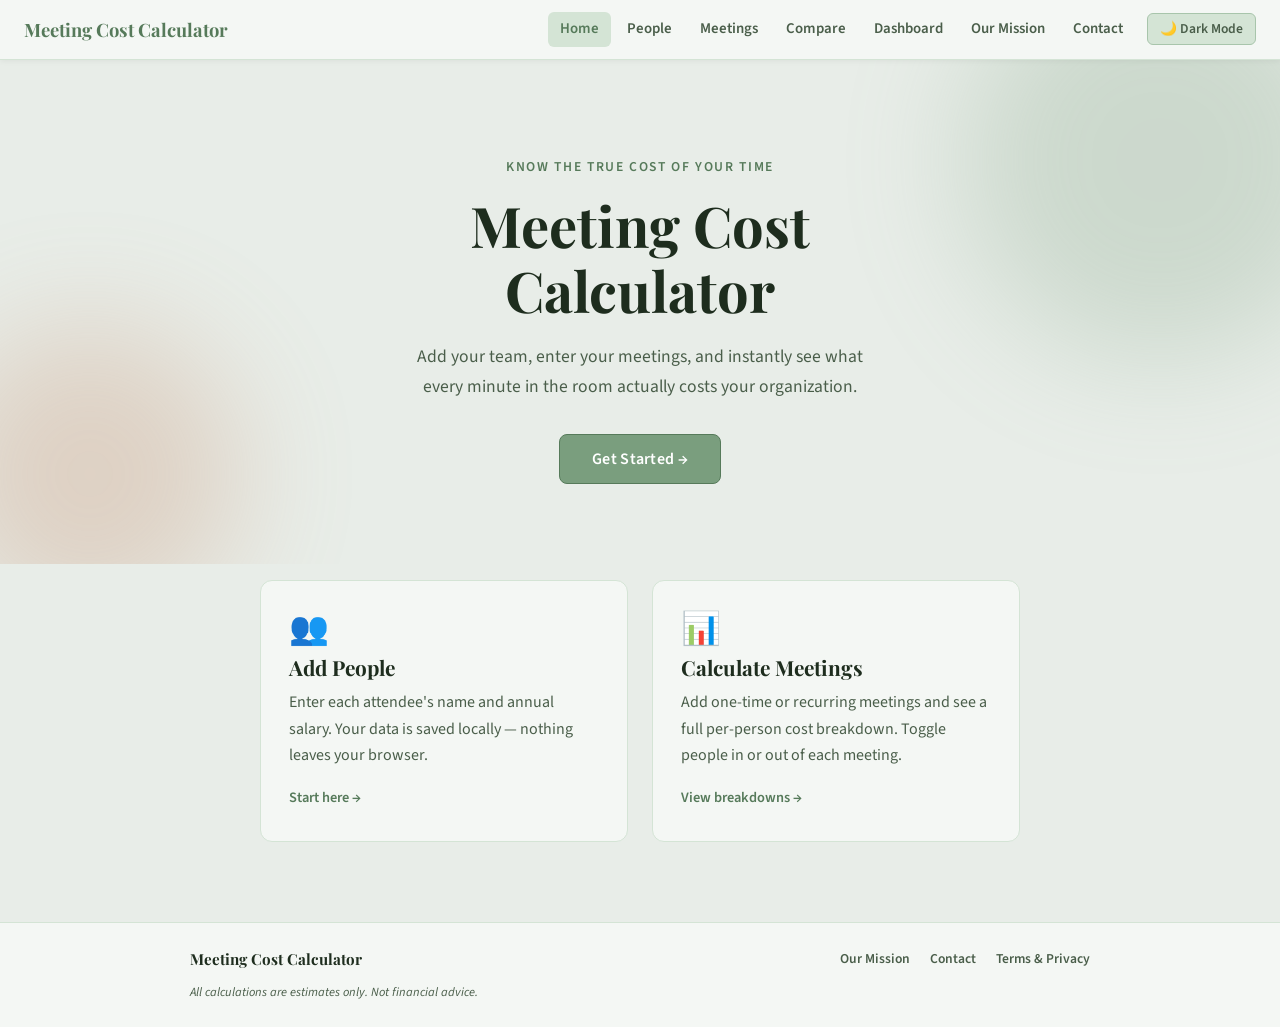
<file: index.html>
<!DOCTYPE html>
<html lang="en">
<head>
  <meta charset="UTF-8" />
  <meta name="viewport" content="width=device-width, initial-scale=1.0"/>
  <title>Meeting Cost Calculator</title>
  <link href="https://cdn.jsdelivr.net/npm/bootstrap@5.3.0/dist/css/bootstrap.min.css" rel="stylesheet"/>
  <link href="https://fonts.googleapis.com/css2?family=Playfair+Display:wght@600;700&family=Source+Sans+3:wght@400;600&display=swap" rel="stylesheet"/>
  <link href="styles.css" rel="stylesheet"/>
  <script>
    const t = localStorage.getItem('theme');
    if (t) document.documentElement.setAttribute('data-theme', t);
  </script>
</head>

<body class="home-layout">

  <script src="https://cdn.jsdelivr.net/npm/bootstrap@5.3.0/dist/js/bootstrap.bundle.min.js"></script>
  <script src="shared.js"></script>
  <script src="navbar.js"></script>

  <!-- ===================== HERO ===================== -->
  <section class="home-hero">
    <div class="home-hero-inner">
      <p class="home-hero-eyebrow">Know the true cost of your time</p>
      <h1 class="home-hero-title londrina-shadow-regular">Meeting Cost Calculator</h1>
      <p class="home-hero-subtitle">
        Add your team, enter your meetings, and instantly see what every
        minute in the room actually costs your organization.
      </p>
      <a href="people.html" class="btn btn-primary btn-lg home-cta-btn">
        Get Started &rarr;
      </a>
    </div>
    <div class="home-hero-blob home-hero-blob-1"></div>
    <div class="home-hero-blob home-hero-blob-2"></div>
  </section>

  <!-- ===================== FEATURE CARDS ===================== -->
  <section class="home-features">
    <div class="home-features-grid">

      <a href="people.html" class="home-feature-card">
        <div class="home-feature-icon">👥</div>
        <h2 class="home-feature-title">Add People</h2>
        <p class="home-feature-desc description">
          Enter each attendee's name and annual salary. Your data is saved
          locally — nothing leaves your browser.
        </p>
        <span class="home-feature-link">Start here &rarr;</span>
      </a>

      <a href="breakdown.html" class="home-feature-card">
        <div class="home-feature-icon">📊</div>
        <h2 class="home-feature-title">Calculate Meetings</h2>
        <p class="home-feature-desc description">
          Add one-time or recurring meetings and see a full per-person cost
          breakdown. Toggle people in or out of each meeting.
        </p>
        <span class="home-feature-link">View breakdowns &rarr;</span>
      </a>

    </div>
  </section>

  <script src="footer.js"></script>
</body>
</html>
</file>
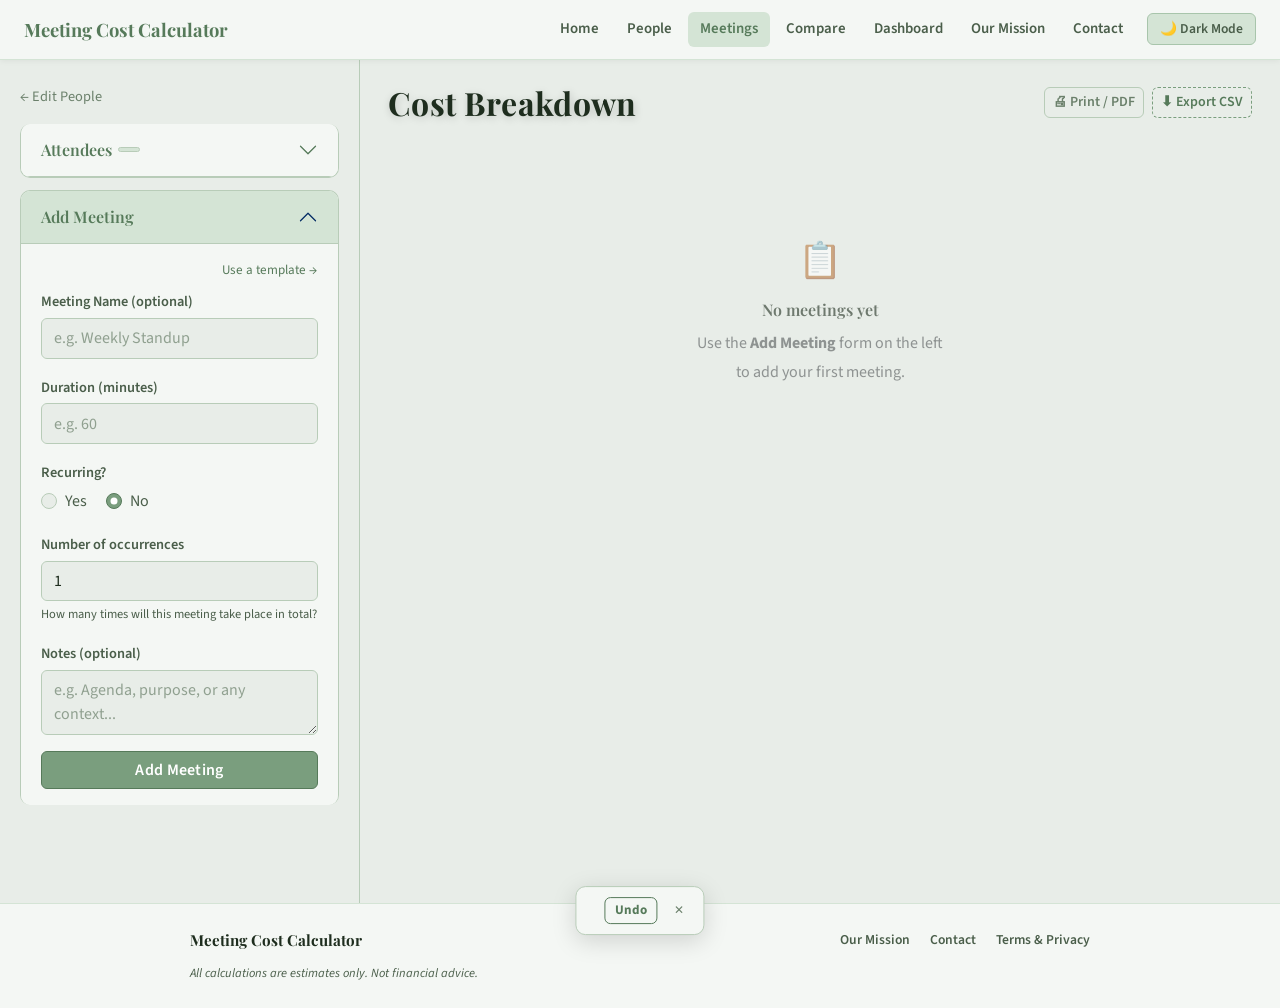
<file: breakdown.html>
<!doctype html>
<html lang="en">
  <head>
    <meta charset="UTF-8" />
    <meta name="viewport" content="width=device-width, initial-scale=1.0" />
    <title>Breakdown — Meeting Cost Calculator</title>
    <link
      href="https://cdn.jsdelivr.net/npm/bootstrap@5.3.0/dist/css/bootstrap.min.css"
      rel="stylesheet"
    />
    <link
      href="https://fonts.googleapis.com/css2?family=Playfair+Display:wght@600;700&family=Source+Sans+3:wght@400;600&display=swap"
      rel="stylesheet"
    />
    <link href="styles.css" rel="stylesheet" />
    <script>
      const t = localStorage.getItem("theme");
      if (t) document.documentElement.setAttribute("data-theme", t);
    </script>
  </head>

  <body>

  <div class="breakdown-layout">

    <!-- ===================== LEFT PANEL =====================
       Two accordion sections: Attendees summary and Add Meeting form.
  ======================================================= -->
    <div class="left-panel">
      <a href="people.html" class="back-link description">&larr; Edit People</a>

      <div class="accordion accordion-flush" id="left-accordion">
        <!-- ---- Attendees accordion section ---- -->
        <div class="accordion-item">
          <h2 class="accordion-header" id="heading-attendees">
            <button
              class="accordion-button collapsed"
              type="button"
              data-bs-toggle="collapse"
              data-bs-target="#collapse-attendees"
              aria-expanded="false"
              aria-controls="collapse-attendees"
            >
              Attendees <span id="attendees-count-badge" class="left-panel-count-badge"></span>
            </button>
          </h2>
          <div
            id="collapse-attendees"
            class="accordion-collapse collapse"
            aria-labelledby="heading-attendees"
          >
            <div class="accordion-body">
              <!-- People list items injected here by breakdown.js -->
              <ul class="list-unstyled mb-0" id="people-summary-list"></ul>
            </div>
          </div>
        </div>

        <!-- ---- Add Meeting accordion section ---- -->
        <div class="accordion-item">
          <h2 class="accordion-header" id="heading-add-meeting">
            <button
              class="accordion-button"
              type="button"
              data-bs-toggle="collapse"
              data-bs-target="#collapse-add-meeting"
              aria-expanded="true"
              aria-controls="collapse-add-meeting"
            >
              Add Meeting
            </button>
          </h2>
          <div
            id="collapse-add-meeting"
            class="accordion-collapse collapse show"
            aria-labelledby="heading-add-meeting"
          >
            <div class="accordion-body">
              <div class="mb-2 d-flex justify-content-end">
                <button type="button" class="btn btn-link btn-sm p-0 description template-btn-link" onclick="openTemplateModal()">Use a template →</button>
              </div>

              <div class="mb-3">
                <label class="form-label description" for="meeting-label"
                  >Meeting Name (optional)</label
                >
                <input
                  type="text"
                  class="form-control"
                  id="meeting-label"
                  placeholder="e.g. Weekly Standup"
                />
              </div>

              <div class="mb-3">
                <label class="form-label description" for="meeting-duration"
                  >Duration (minutes)</label
                >
                <input
                  type="number"
                  class="form-control"
                  id="meeting-duration"
                  placeholder="e.g. 60"
                  min="1"
                />
              </div>

              <div class="mb-3">
                <label class="form-label description">Recurring?</label>
                <div>
                  <div class="form-check form-check-inline">
                    <input
                      class="form-check-input"
                      type="radio"
                      name="recurring"
                      id="recurring-yes"
                      value="yes"
                      onchange="toggleRecurring()"
                    />
                    <label
                      class="form-check-label description"
                      for="recurring-yes"
                      >Yes</label
                    >
                  </div>
                  <div class="form-check form-check-inline">
                    <input
                      class="form-check-input"
                      type="radio"
                      name="recurring"
                      id="recurring-no"
                      value="no"
                      onchange="toggleRecurring()"
                      checked
                    />
                    <label
                      class="form-check-label description"
                      for="recurring-no"
                      >No</label
                    >
                  </div>
                </div>
              </div>

              <div id="one-time-fields" class="mb-3">
                <label class="form-label description" for="total-occurrences">Number of occurrences</label>
                <input type="number" class="form-control" id="total-occurrences"
                  placeholder="e.g. 6" min="1" value="1" />
                <div class="form-text description" style="font-size:0.78rem;">How many times will this meeting take place in total?</div>
              </div>

              <div id="recurring-fields" style="display: none" class="mb-3">
                <label class="form-label description" for="times-per-month"
                  >Times per month</label
                >
                <input
                  type="number"
                  class="form-control"
                  id="times-per-month"
                  placeholder="e.g. 4"
                  min="1"
                />
              </div>

              <div class="mb-3">
                <label class="form-label description" for="meeting-notes">Notes (optional)</label>
                <textarea class="form-control" id="meeting-notes" rows="2"
                  placeholder="e.g. Agenda, purpose, or any context..."></textarea>
              </div>

              <button class="btn btn-primary w-100" onclick="addMeeting()">
                Add Meeting
              </button>
            </div>
          </div>
        </div>
      </div>
      <!-- /left-accordion -->
    </div>
    <!-- /left-panel -->

    <!-- ===================== RIGHT PANEL =====================
       Scrollable accordion of meeting breakdown cards.
       Each meeting is one collapsible accordion item.
  ========================================================= -->
    <div class="right-panel">
      <div class="right-panel-header mb-3">
        <h2 class="header londrina-shadow-regular mb-0">Cost Breakdown</h2>
        <div class="d-flex gap-2">
          <button class="btn btn-sm btn-outline-secondary" onclick="window.print()">🖨 Print / PDF</button>
          <button class="btn btn-sm btn-outline-primary" onclick="exportCSV()">⬇ Export CSV</button>
        </div>
      </div>

      <!-- Shown when more than one meeting exists — injected by breakdown.js -->
      <div
        id="total-cost-banner"
        style="display: none"
        class="total-cost-banner mb-4"
      >
        <span class="total-cost-label">Total across all meetings:</span>
        <span class="total-cost-value" id="total-cost-value"></span>
        <a href="dashboard.html" class="total-cost-dashboard-link description">View full dashboard →</a>
      </div>

      <!-- Meeting accordion items injected here by breakdown.js -->
      <div class="accordion" id="meetings-accordion">
        <div id="meetings-container"></div>
      </div>

      <!-- Shown when no meetings have been added yet -->
      <div id="empty-state" class="empty-state">
        <div class="empty-state-icon">📋</div>
        <p class="empty-state-heading">No meetings yet</p>
        <p class="description text-muted text-center">Use the <strong>Add Meeting</strong> form on the left<br>to add your first meeting.</p>
      </div>
    </div>

  </div><!-- /breakdown-layout -->

  <script src="footer.js"></script>


  <!-- ===================== EDIT MEETING MODAL ===================== -->
  <div class="modal fade" id="editMeetingModal" tabindex="-1" aria-labelledby="editMeetingModalLabel" aria-hidden="true">
    <div class="modal-dialog modal-dialog-centered">
      <div class="modal-content edit-modal-content">

        <div class="modal-header edit-modal-header">
          <h5 class="modal-title subheader mb-0" id="editMeetingModalLabel">Edit Meeting</h5>
          <button type="button" class="btn-close" data-bs-dismiss="modal" aria-label="Close"></button>
        </div>

        <div class="modal-body">
          <input type="hidden" id="edit-meeting-id" />

          <div class="mb-3">
            <label class="form-label description" for="edit-meeting-label">Meeting Name</label>
            <input type="text" class="form-control" id="edit-meeting-label" placeholder="e.g. Weekly Standup" />
          </div>

          <div class="mb-3">
            <label class="form-label description" for="edit-meeting-duration">Duration (minutes)</label>
            <input type="number" class="form-control" id="edit-meeting-duration" placeholder="e.g. 60" min="1" />
          </div>

          <div class="mb-3">
            <label class="form-label description">Recurring?</label>
            <div>
              <div class="form-check form-check-inline">
                <input class="form-check-input" type="radio" name="edit-recurring"
                  id="edit-recurring-yes" value="yes" onchange="toggleEditRecurring()" />
                <label class="form-check-label description" for="edit-recurring-yes">Yes</label>
              </div>
              <div class="form-check form-check-inline">
                <input class="form-check-input" type="radio" name="edit-recurring"
                  id="edit-recurring-no" value="no" onchange="toggleEditRecurring()" checked />
                <label class="form-check-label description" for="edit-recurring-no">No</label>
              </div>
            </div>
          </div>

          <div id="edit-one-time-fields" class="mb-3">
            <label class="form-label description" for="edit-total-occurrences">Number of occurrences</label>
            <input type="number" class="form-control" id="edit-total-occurrences"
              placeholder="e.g. 6" min="1" value="1" />
            <div class="form-text description" style="font-size:0.78rem;">How many times will this meeting take place in total?</div>
          </div>

          <div id="edit-recurring-fields" style="display:none;" class="mb-3">
            <label class="form-label description" for="edit-times-per-month">Times per month</label>
            <input type="number" class="form-control" id="edit-times-per-month" placeholder="e.g. 4" min="1" />
          </div>

          <div class="mb-3">
            <label class="form-label description" for="edit-meeting-notes">Notes (optional)</label>
            <textarea class="form-control" id="edit-meeting-notes" rows="2"
              placeholder="e.g. Agenda, purpose, or any context..."></textarea>
          </div>
        </div>

        <div class="modal-footer edit-modal-footer">
          <button type="button" class="btn btn-outline-secondary" data-bs-dismiss="modal">Cancel</button>
          <button type="button" class="btn btn-primary" onclick="saveEditMeeting()">Save Changes</button>
        </div>

      </div>
    </div>
  </div>

    <!-- Bootstrap JS required for accordion toggling -->
  <!-- ===== UNDO TOAST ===== -->
  <div id="undo-toast" class="undo-toast">
    <span id="undo-toast-msg"></span>
    <button class="btn btn-sm undo-toast-btn" onclick="undoDelete()">Undo</button>
    <button class="btn btn-sm undo-toast-dismiss" onclick="dismissUndoToast()">✕</button>
  </div>

  <!-- ===== TEMPLATE MODAL ===== -->
  <div class="modal fade" id="templateModal" tabindex="-1" aria-labelledby="templateModalLabel" aria-hidden="true">
    <div class="modal-dialog modal-dialog-centered">
      <div class="modal-content edit-modal-content">
        <div class="modal-header edit-modal-header">
          <h5 class="modal-title subheader mb-0" id="templateModalLabel">Choose a Template</h5>
          <button type="button" class="btn-close" data-bs-dismiss="modal" aria-label="Close"></button>
        </div>
        <div class="modal-body p-0">
          <div id="template-list"></div>
        </div>
      </div>
    </div>
  </div>

  <script src="https://cdn.jsdelivr.net/npm/bootstrap@5.3.0/dist/js/bootstrap.bundle.min.js"></script>
    <script src="shared.js"></script>
    <script src="navbar.js"></script>
    <script src="breakdown.js"></script>
  </body>
</html>
</file>
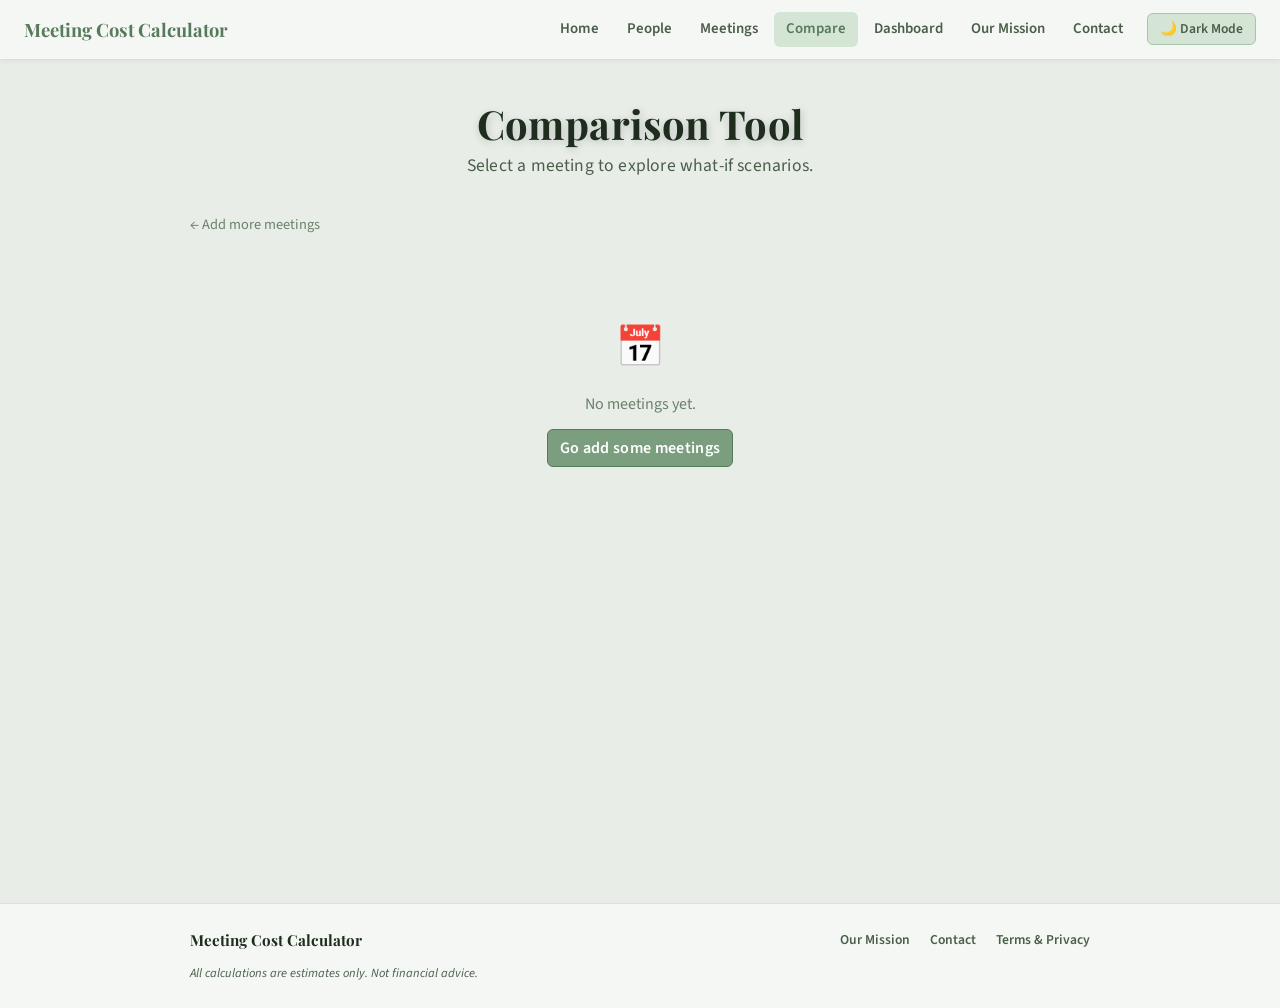
<file: compare.html>
<!doctype html>
<html lang="en">
  <head>
    <meta charset="UTF-8" />
    <meta name="viewport" content="width=device-width, initial-scale=1.0" />
    <title>Compare — Meeting Cost Calculator</title>
    <link
      href="https://cdn.jsdelivr.net/npm/bootstrap@5.3.0/dist/css/bootstrap.min.css"
      rel="stylesheet"
    />
    <link
      href="https://fonts.googleapis.com/css2?family=Playfair+Display:wght@600;700&family=Source+Sans+3:wght@400;600&display=swap"
      rel="stylesheet"
    />
    <link href="styles.css" rel="stylesheet" />
    <script>
      const t = localStorage.getItem("theme");
      if (t) document.documentElement.setAttribute("data-theme", t);
    </script>
  </head>

  <body class="content-layout">
    <!-- ===================== MEETING LIST VIEW =====================
       Shown when no meeting is selected.
  ============================================================== -->
    <div id="compare-list-view" class="compare-list-view">
      <div class="compare-list-inner">
        <div class="compare-list-header">
          <h1 class="header londrina-shadow-regular mb-1">Comparison Tool</h1>
          <p class="header mb-0">
            Select a meeting to explore what-if scenarios.
          </p>
        </div>
        <a href="breakdown.html" class="back-link description"
          >&larr; Add more meetings</a
        >
        <div id="compare-meeting-cards" class="compare-meeting-grid">
          <!-- Injected by compare.js -->
        </div>

        <!-- Empty state -->
        <div id="compare-empty" class="compare-empty" style="display: none">
          <div class="compare-empty-icon">📅</div>
          <p class="compare-empty-text">No meetings yet.</p>
          <a href="breakdown.html" class="btn btn-primary"
            >Go add some meetings</a
          >
        </div>
      </div>
    </div>

    <!-- ===================== COMPARISON VIEW =====================
       Shown when a meeting is selected.
  ============================================================== -->
    <div
      id="compare-detail-view"
      class="compare-detail-view"
      style="display: none"
    >
      <!-- Top bar -->
      <div class="compare-topbar">
        <button
          class="btn btn-sm btn-outline-secondary"
          onclick="closeComparison()"
        >
          ← Back to meetings
        </button>
        <h2
          class="compare-topbar-title subheader mb-0"
          id="compare-meeting-name"
        ></h2>
        <div></div>
        <!-- spacer -->
      </div>

      <!-- Side-by-side panels -->
      <div class="compare-panels">
        <!-- LEFT: Original -->
        <div class="compare-panel compare-panel-original">
          <div class="compare-panel-label compare-panel-label-original">
            Original
          </div>
          <div class="compare-panel-meta" id="original-meta"></div>
          <div class="compare-cost-display" id="original-cost"></div>
          <div class="compare-breakdown-table" id="original-table"></div>
        </div>

        <!-- CENTRE: Controls -->
        <div class="compare-controls-col">
          <div class="compare-controls-card card">
            <div class="card-body">
              <h6 class="subheader mb-3">What if you changed…</h6>

              <!-- Duration -->
              <div class="mb-3">
                <label class="form-label description" for="cmp-duration"
                  >Duration (minutes)</label
                >
                <input
                  type="number"
                  class="form-control"
                  id="cmp-duration"
                  min="1"
                  oninput="runComparison()"
                />
              </div>

              <!-- Recurrence -->
              <div class="mb-3">
                <label class="form-label description">Recurring?</label>
                <div>
                  <div class="form-check form-check-inline">
                    <input
                      class="form-check-input"
                      type="radio"
                      name="cmp-recurring"
                      id="cmp-recurring-yes"
                      value="yes"
                      onchange="toggleCmpRecurring()"
                    />
                    <label
                      class="form-check-label description"
                      for="cmp-recurring-yes"
                      >Yes</label
                    >
                  </div>
                  <div class="form-check form-check-inline">
                    <input
                      class="form-check-input"
                      type="radio"
                      name="cmp-recurring"
                      id="cmp-recurring-no"
                      value="no"
                      onchange="toggleCmpRecurring()"
                    />
                    <label
                      class="form-check-label description"
                      for="cmp-recurring-no"
                      >No</label
                    >
                  </div>
                </div>
              </div>

              <div id="cmp-one-time-fields" class="mb-3">
                <label
                  class="form-label description"
                  for="cmp-total-occurrences"
                  >Number of occurrences</label
                >
                <input
                  type="number"
                  class="form-control"
                  id="cmp-total-occurrences"
                  min="1"
                  oninput="runComparison()"
                />
              </div>

              <div id="cmp-recurring-fields" class="mb-3" style="display: none">
                <label class="form-label description" for="cmp-times-per-month"
                  >Times per month</label
                >
                <input
                  type="number"
                  class="form-control"
                  id="cmp-times-per-month"
                  min="1"
                  oninput="runComparison()"
                />
              </div>

              <!-- Attendees -->
              <div>
                <label class="form-label description">Attendees</label>
                <div id="cmp-attendees-list" class="cmp-attendees-list">
                  <!-- Injected by compare.js -->
                </div>
              </div>
            </div>
          </div>
        </div>

        <!-- RIGHT: Scenario -->
        <div class="compare-panel compare-panel-scenario">
          <div class="compare-panel-label compare-panel-label-scenario">
            Scenario
          </div>
          <div class="compare-panel-meta" id="scenario-meta"></div>
          <div class="compare-cost-display" id="scenario-cost"></div>
          <div class="compare-breakdown-table" id="scenario-table"></div>
        </div>
      </div>

      <!-- Savings banner -->
      <div
        id="compare-savings-banner"
        class="compare-savings-banner"
        style="display: none"
      >
        <div class="compare-savings-content">
          <span id="compare-savings-text"></span>
          <span class="compare-savings-divider">·</span>
          <span class="compare-savings-cta"
            >Happy with these changes?
            <button
              class="btn btn-sm compare-apply-btn"
              id="save-scenario-btn"
              onclick="saveScenario()"
            >
              Apply to meeting
            </button></span
          >
        </div>
      </div>
    </div>

    <script src="https://cdn.jsdelivr.net/npm/bootstrap@5.3.0/dist/js/bootstrap.bundle.min.js"></script>
    <script src="shared.js"></script>
    <script src="navbar.js"></script>
    <script src="compare.js"></script>
    <script src="footer.js"></script>
  </body>
</html>
</file>
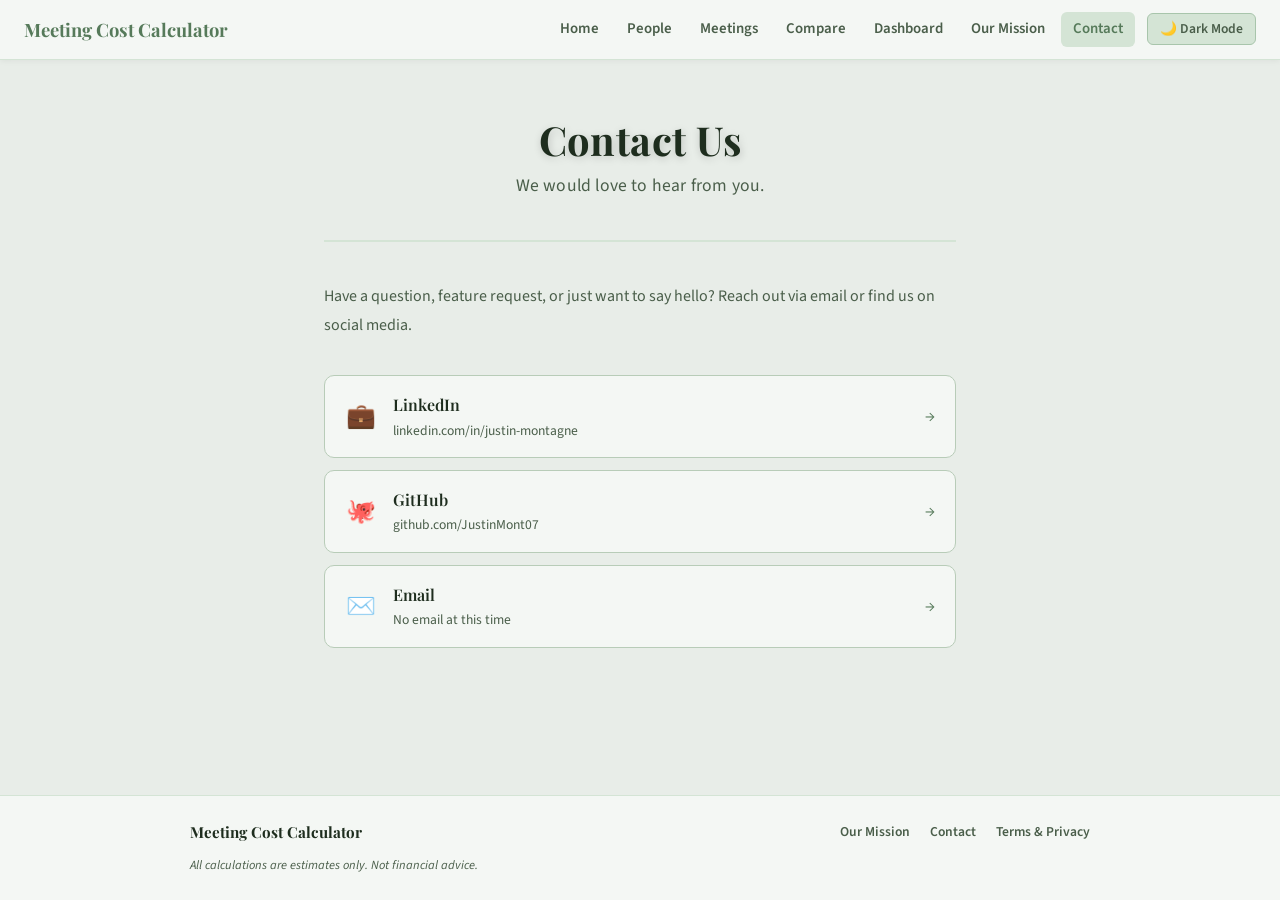
<file: contact.html>
<!doctype html>
<html lang="en">
  <head>
    <meta charset="UTF-8" />
    <meta name="viewport" content="width=device-width, initial-scale=1.0" />
    <title>Contact Us — Meeting Cost Calculator</title>
    <link
      href="https://cdn.jsdelivr.net/npm/bootstrap@5.3.0/dist/css/bootstrap.min.css"
      rel="stylesheet"
    />
    <link
      href="https://fonts.googleapis.com/css2?family=Playfair+Display:wght@600;700&family=Source+Sans+3:wght@400;600&display=swap"
      rel="stylesheet"
    />
    <link href="styles.css" rel="stylesheet" />
    <script>
      const t = localStorage.getItem("theme");
      if (t) document.documentElement.setAttribute("data-theme", t);
    </script>
  </head>

  <body class="content-layout">
    <script src="https://cdn.jsdelivr.net/npm/bootstrap@5.3.0/dist/js/bootstrap.bundle.min.js"></script>
    <script src="shared.js"></script>
    <script src="navbar.js"></script>

    <div class="content-page">
      <header class="content-page-header">
        <h1 class="header londrina-shadow-regular">Contact Us</h1>
        <p class="header">We would love to hear from you.</p>
      </header>

      <div class="content-page-body">
        <div class="content-section">
          <p class="description">
            Have a question, feature request, or just want to say hello? Reach
            out via email or find us on social media.
          </p>
        </div>

        <div class="contact-links">
          <a
            href="https://www.linkedin.com/in/justin-montagne/"
            target="_blank"
            rel="noopener noreferrer"
            class="contact-link-card"
          >
            <span class="contact-link-icon">💼</span>
            <div class="contact-link-text">
              <span class="contact-link-label">LinkedIn</span>
              <span class="contact-link-value"
                >linkedin.com/in/justin-montagne
              </span>
            </div>
            <span class="contact-link-arrow">&rarr;</span>
          </a>

          <a
            href="https://github.com/JustinMont07"
            target="_blank"
            rel="noopener noreferrer"
            class="contact-link-card"
          >
            <span class="contact-link-icon">🐙</span>
            <div class="contact-link-text">
              <span class="contact-link-label">GitHub</span>
              <span class="contact-link-value">github.com/JustinMont07</span>
            </div>
            <span class="contact-link-arrow">&rarr;</span>
          </a>

          <a href="mailto:hello@example.com" class="contact-link-card">
            <span class="contact-link-icon">✉️</span>
            <div class="contact-link-text">
              <span class="contact-link-label">Email</span>
              <span class="contact-link-value">No email at this time</span>
            </div>
            <span class="contact-link-arrow">&rarr;</span>
          </a>
        </div>
      </div>
    </div>

    <script src="footer.js"></script>
  </body>
</html>
</file>
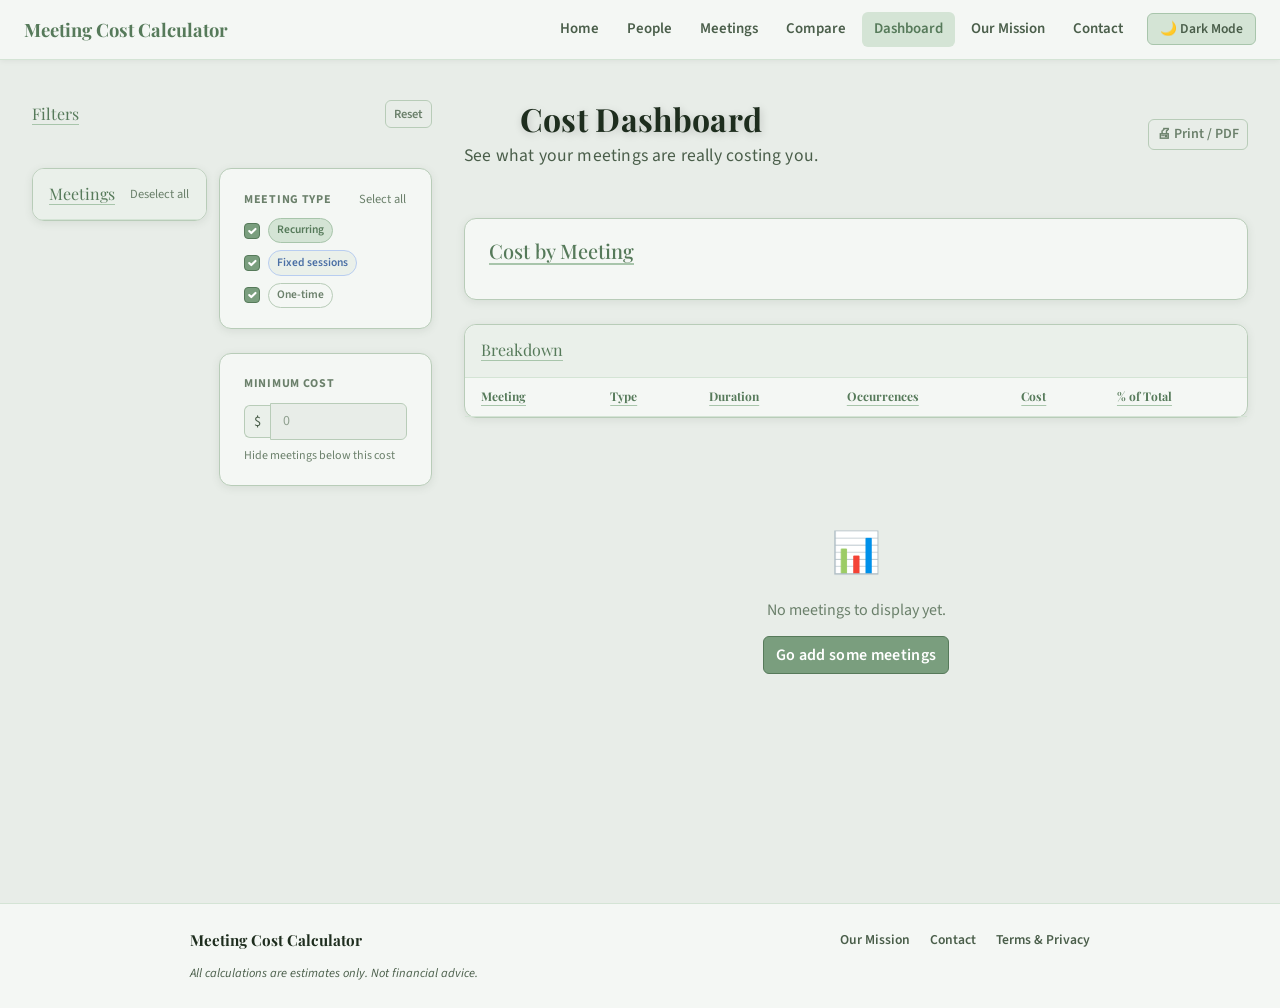
<file: dashboard.html>
<!DOCTYPE html>
<html lang="en">
<head>
  <meta charset="UTF-8" />
  <meta name="viewport" content="width=device-width, initial-scale=1.0"/>
  <title>Dashboard — Meeting Cost Calculator</title>
  <link href="https://cdn.jsdelivr.net/npm/bootstrap@5.3.0/dist/css/bootstrap.min.css" rel="stylesheet"/>
  <link href="https://fonts.googleapis.com/css2?family=Playfair+Display:wght@600;700&family=Source+Sans+3:wght@400;600&display=swap" rel="stylesheet"/>
  <link href="styles.css" rel="stylesheet"/>
  <script>
    const t = localStorage.getItem('theme');
    if (t) document.documentElement.setAttribute('data-theme', t);
  </script>
</head>
<body class="content-layout">

  <div class="dashboard-layout">

    <!-- ===== LEFT: filter sidebar ===== -->
    <aside class="dashboard-sidebar" id="dashboard-sidebar">

      <!-- Mobile-only card wrapper + close button -->
      <div class="dashboard-mobile-filter-card">
        <div class="dashboard-mobile-filter-header">
          <span class="subheader">Filters</span>
          <div class="d-flex gap-2 align-items-center">
            <button class="btn btn-link btn-sm p-0 dashboard-mobile-reset-btn" onclick="resetAllFilters()">Reset</button>
            <button class="btn btn-sm btn-outline-secondary dashboard-mobile-close-btn" onclick="toggleMobileFilters()">✕ Close</button>
          </div>
        </div>

        <!-- Desktop title row (hidden on mobile) -->
        <div class="dashboard-sidebar-title-row">
          <span class="subheader">Filters</span>
          <button class="btn btn-outline-secondary btn-sm dashboard-reset-btn" onclick="resetAllFilters()">Reset</button>
        </div>

        <div class="dashboard-filters-row">

          <!-- Meetings list -->
          <div class="card dashboard-filter-card dashboard-filter-meetings">
            <div class="card-body p-0">
              <div class="dashboard-filter-header">
                <span class="subheader">Meetings</span>
                <button class="btn btn-link btn-sm dashboard-toggle-all-btn" onclick="toggleAllMeetings()">Deselect all</button>
              </div>
              <div id="dashboard-filter-list"></div>
            </div>
          </div>

          <!-- Type + Min cost -->
          <div class="dashboard-filter-secondary">

            <div class="card dashboard-filter-card mb-3">
              <div class="card-body">
                <div class="d-flex justify-content-between align-items-center mb-2">
                  <label class="dashboard-filter-section-label mb-0">Meeting type</label>
                  <button class="btn btn-link btn-sm dashboard-toggle-all-btn" id="type-select-all-btn" onclick="selectAllTypes()">Select all</button>
                </div>
                <div class="dashboard-type-filters">
                  <div class="form-check">
                    <input class="form-check-input" type="checkbox" id="filter-recurring" checked onchange="saveFilterPrefs(); render()" />
                    <label class="form-check-label description" for="filter-recurring">
                      <span class="cmp-card-badge cmp-badge-recurring">Recurring</span>
                    </label>
                  </div>
                  <div class="form-check">
                    <input class="form-check-input" type="checkbox" id="filter-fixed" checked onchange="saveFilterPrefs(); render()" />
                    <label class="form-check-label description" for="filter-fixed">
                      <span class="cmp-card-badge cmp-badge-fixed">Fixed sessions</span>
                    </label>
                  </div>
                  <div class="form-check">
                    <input class="form-check-input" type="checkbox" id="filter-onetime" checked onchange="saveFilterPrefs(); render()" />
                    <label class="form-check-label description" for="filter-onetime">
                      <span class="cmp-card-badge cmp-badge-onetime">One-time</span>
                    </label>
                  </div>
                </div>
              </div>
            </div>

            <div class="card dashboard-filter-card">
              <div class="card-body">
                <label class="dashboard-filter-section-label" for="filter-min-cost">Minimum cost</label>
                <div class="dashboard-mincost-row">
                  <span class="dashboard-mincost-prefix">$</span>
                  <input type="number" class="form-control form-control-sm dashboard-mincost-input"
                    id="filter-min-cost" placeholder="0" min="0"
                    oninput="saveFilterPrefs(); render()" />
                </div>
                <div class="form-text description dashboard-mincost-hint">Hide meetings below this cost</div>
              </div>
            </div>

          </div>
        </div>
      </div><!-- /dashboard-mobile-filter-card -->
    </aside>

    <!-- ===== RIGHT: main content ===== -->
    <main class="dashboard-main">

      <!-- Page header -->
      <div class="dashboard-main-header mb-4">
        <div>
          <h2 class="header londrina-shadow-regular mb-1">Cost Dashboard</h2>
          <p class="header mb-0">See what your meetings are really costing you.</p>
        </div>
        <div class="d-flex gap-2">
          <button class="btn btn-sm btn-outline-secondary d-md-none" id="filters-toggle-btn" onclick="toggleMobileFilters()">⚙ Filters</button>
          <button class="btn btn-sm btn-outline-secondary" onclick="window.print()">🖨 Print / PDF</button>
        </div>
      </div>

      <!-- Summary stat cards -->
      <div class="dashboard-stat-row" id="dashboard-stat-row"></div>

      <!-- Bar chart -->
      <div class="card dashboard-chart-card mb-4">
        <div class="card-body">
          <h5 class="subheader mb-3">Cost by Meeting</h5>
          <div id="dashboard-chart" class="dashboard-chart"></div>
        </div>
      </div>

      <!-- Meeting table -->
      <div class="card dashboard-table-card">
        <div class="card-body p-0">
          <div class="dashboard-table-header">
            <span class="subheader">Breakdown</span>
          </div>
          <div class="table-responsive">
            <table class="table dashboard-table mb-0">
              <thead>
                <tr>
                  <th class="subheader">Meeting</th>
                  <th class="subheader">Type</th>
                  <th class="subheader">Duration</th>
                  <th class="subheader">Occurrences</th>
                  <th class="subheader">Cost</th>
                  <th class="subheader">% of Total</th>
                </tr>
              </thead>
              <tbody id="dashboard-table-body"></tbody>
            </table>
          </div>
        </div>
      </div>

      <!-- Empty state -->
      <div id="dashboard-empty" class="dashboard-empty" style="display:none;">
        <div class="dashboard-empty-icon">📊</div>
        <p class="dashboard-empty-text">No meetings to display yet.</p>
        <a href="breakdown.html" class="btn btn-primary">Go add some meetings</a>
      </div>

    </main>
  </div>

  <script src="https://cdn.jsdelivr.net/npm/bootstrap@5.3.0/dist/js/bootstrap.bundle.min.js"></script>
  <script src="shared.js"></script>
  <script src="navbar.js"></script>
  <script src="dashboard.js"></script>
  <script src="footer.js"></script>
</body>
</html>
</file>
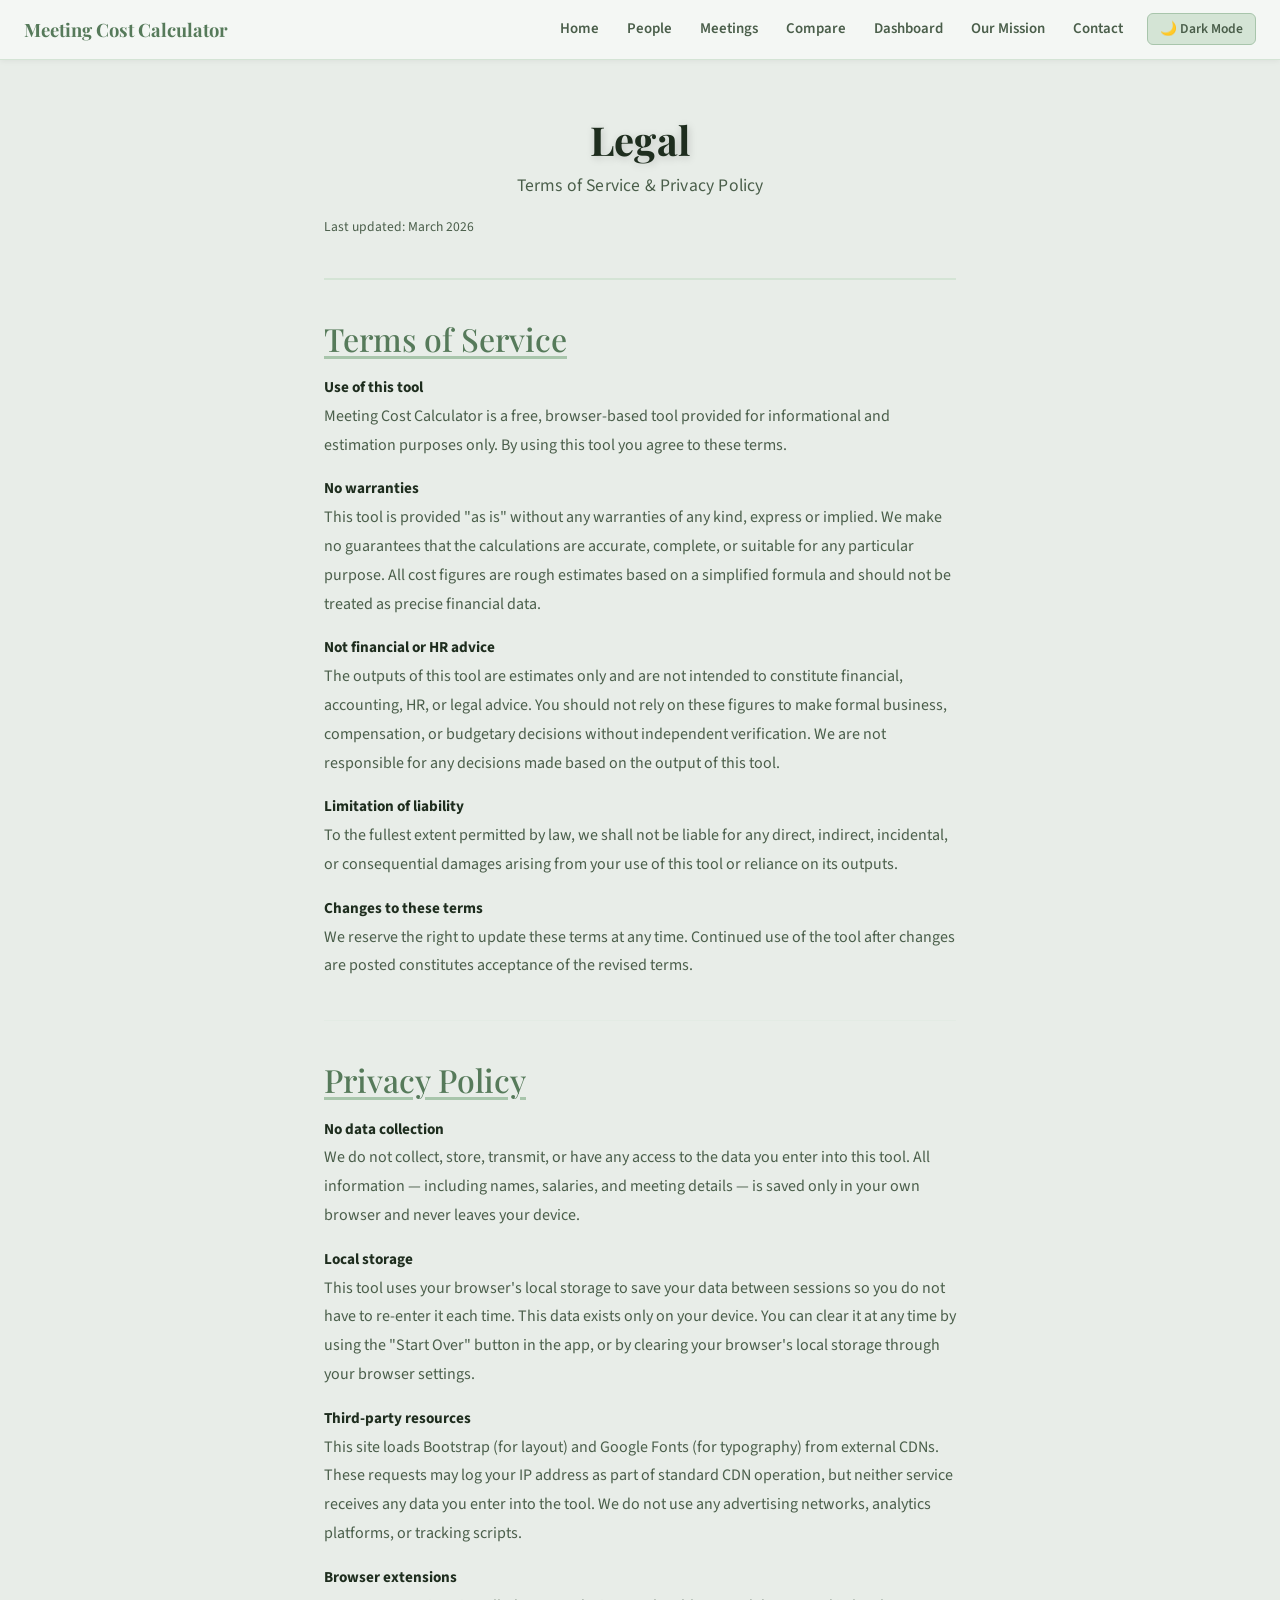
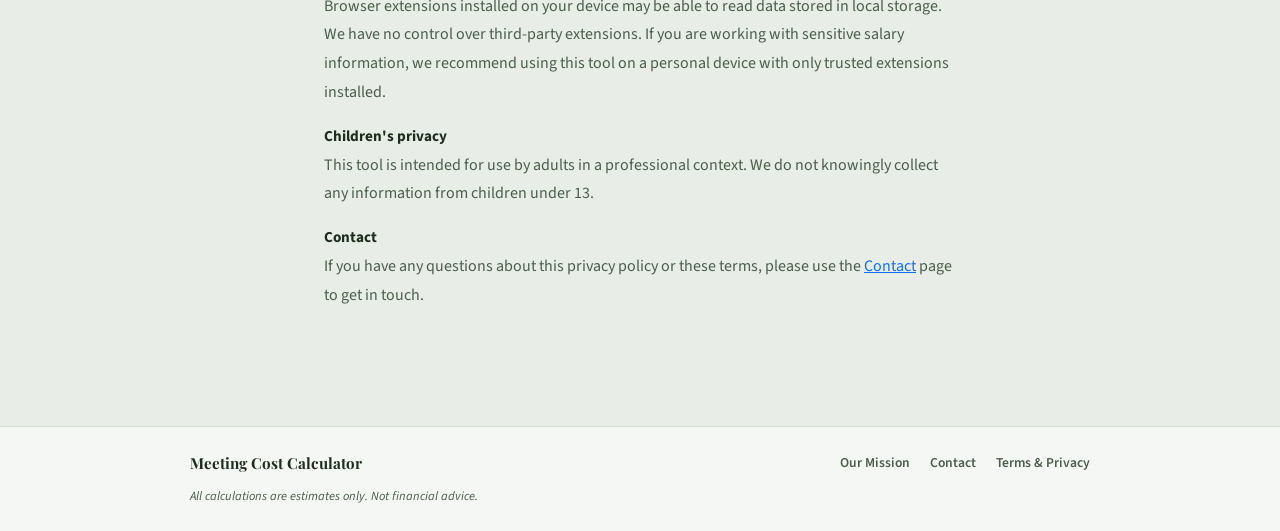
<file: legal.html>
<!DOCTYPE html>
<html lang="en">
<head>
  <meta charset="UTF-8" />
  <meta name="viewport" content="width=device-width, initial-scale=1.0"/>
  <title>Legal — Meeting Cost Calculator</title>
  <link href="https://cdn.jsdelivr.net/npm/bootstrap@5.3.0/dist/css/bootstrap.min.css" rel="stylesheet"/>
  <link href="https://fonts.googleapis.com/css2?family=Playfair+Display:wght@600;700&family=Source+Sans+3:wght@400;600&display=swap" rel="stylesheet"/>
  <link href="styles.css" rel="stylesheet"/>
  <script>
    const t = localStorage.getItem('theme');
    if (t) document.documentElement.setAttribute('data-theme', t);
  </script>
</head>

<body class="content-layout">

  <script src="https://cdn.jsdelivr.net/npm/bootstrap@5.3.0/dist/js/bootstrap.bundle.min.js"></script>
  <script src="shared.js"></script>
  <script src="navbar.js"></script>

  <div class="content-page">

    <header class="content-page-header">
      <h1 class="header londrina-shadow-regular">Legal</h1>
      <p class="header">Terms of Service &amp; Privacy Policy</p>
      <p class="description" style="font-size:0.85rem; margin-top:0.5rem;">Last updated: March 2026</p>
    </header>

    <div class="content-page-body">

      <!-- ===================== TERMS OF SERVICE ===================== -->
      <div class="content-section">
        <h2 class="subheader">Terms of Service</h2>

        <h3 class="legal-subheading">Use of this tool</h3>
        <p class="description">
          Meeting Cost Calculator is a free, browser-based tool provided for
          informational and estimation purposes only. By using this tool you
          agree to these terms.
        </p>

        <h3 class="legal-subheading">No warranties</h3>
        <p class="description">
          This tool is provided "as is" without any warranties of any kind,
          express or implied. We make no guarantees that the calculations are
          accurate, complete, or suitable for any particular purpose. All cost
          figures are rough estimates based on a simplified formula and should
          not be treated as precise financial data.
        </p>

        <h3 class="legal-subheading">Not financial or HR advice</h3>
        <p class="description">
          The outputs of this tool are estimates only and are not intended to
          constitute financial, accounting, HR, or legal advice. You should not
          rely on these figures to make formal business, compensation, or
          budgetary decisions without independent verification. We are not
          responsible for any decisions made based on the output of this tool.
        </p>

        <h3 class="legal-subheading">Limitation of liability</h3>
        <p class="description">
          To the fullest extent permitted by law, we shall not be liable for
          any direct, indirect, incidental, or consequential damages arising
          from your use of this tool or reliance on its outputs.
        </p>

        <h3 class="legal-subheading">Changes to these terms</h3>
        <p class="description">
          We reserve the right to update these terms at any time. Continued
          use of the tool after changes are posted constitutes acceptance of
          the revised terms.
        </p>
      </div>

      <hr class="legal-divider" />

      <!-- ===================== PRIVACY POLICY ===================== -->
      <div class="content-section">
        <h2 class="subheader">Privacy Policy</h2>

        <h3 class="legal-subheading">No data collection</h3>
        <p class="description">
          We do not collect, store, transmit, or have any access to the data
          you enter into this tool. All information — including names, salaries,
          and meeting details — is saved only in your own browser and never
          leaves your device.
        </p>

        <h3 class="legal-subheading">Local storage</h3>
        <p class="description">
          This tool uses your browser's local storage to save your data between
          sessions so you do not have to re-enter it each time. This data
          exists only on your device. You can clear it at any time by using
          the "Start Over" button in the app, or by clearing your browser's
          local storage through your browser settings.
        </p>

        <h3 class="legal-subheading">Third-party resources</h3>
        <p class="description">
          This site loads Bootstrap (for layout) and Google Fonts (for
          typography) from external CDNs. These requests may log your IP
          address as part of standard CDN operation, but neither service
          receives any data you enter into the tool. We do not use any
          advertising networks, analytics platforms, or tracking scripts.
        </p>

        <h3 class="legal-subheading">Browser extensions</h3>
        <p class="description">
          Browser extensions installed on your device may be able to read
          data stored in local storage. We have no control over third-party
          extensions. If you are working with sensitive salary information,
          we recommend using this tool on a personal device with only trusted
          extensions installed.
        </p>

        <h3 class="legal-subheading">Children's privacy</h3>
        <p class="description">
          This tool is intended for use by adults in a professional context.
          We do not knowingly collect any information from children under 13.
        </p>

        <h3 class="legal-subheading">Contact</h3>
        <p class="description">
          If you have any questions about this privacy policy or these terms,
          please use the <a href="contact.html">Contact</a> page to get in touch.
        </p>
      </div>

    </div>
  </div>

  <script src="footer.js"></script>
</body>
</html>
</file>
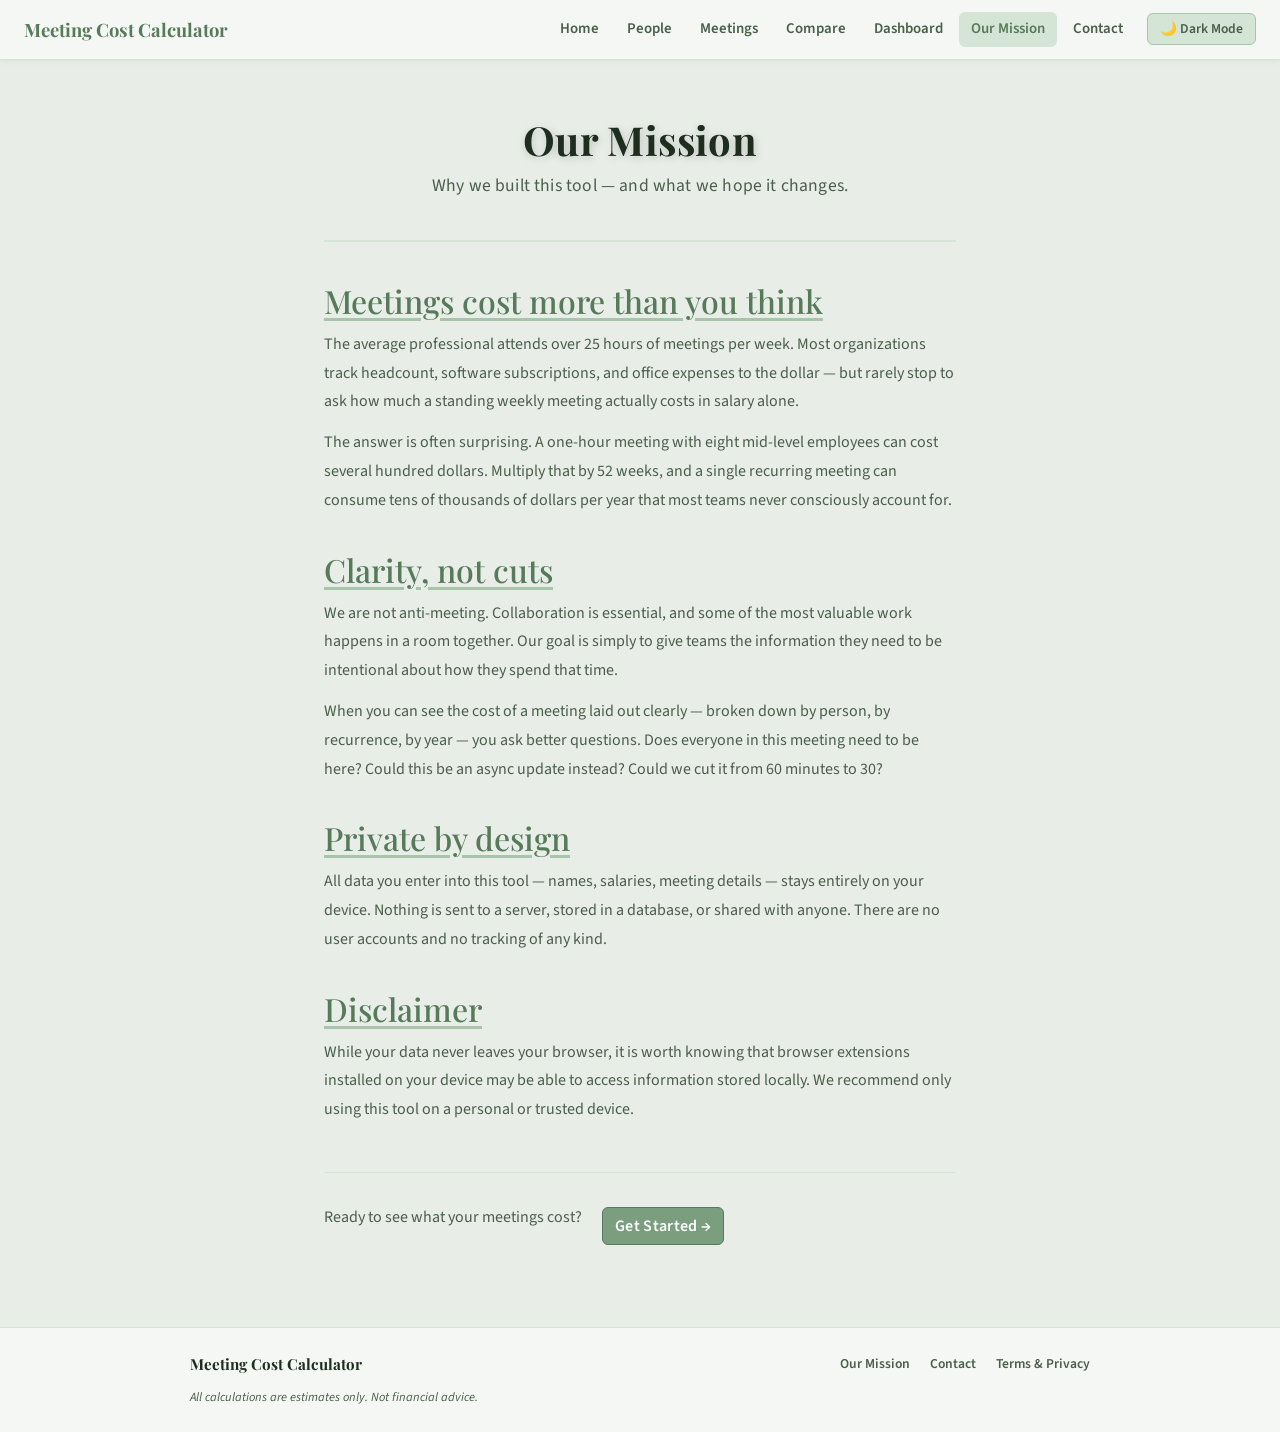
<file: mission.html>
<!doctype html>
<html lang="en">
  <head>
    <meta charset="UTF-8" />
    <meta name="viewport" content="width=device-width, initial-scale=1.0" />
    <title>Our Mission — Meeting Cost Calculator</title>
    <link
      href="https://cdn.jsdelivr.net/npm/bootstrap@5.3.0/dist/css/bootstrap.min.css"
      rel="stylesheet"
    />
    <link
      href="https://fonts.googleapis.com/css2?family=Playfair+Display:wght@600;700&family=Source+Sans+3:wght@400;600&display=swap"
      rel="stylesheet"
    />
    <link href="styles.css" rel="stylesheet" />
    <script>
      const t = localStorage.getItem("theme");
      if (t) document.documentElement.setAttribute("data-theme", t);
    </script>
  </head>

  <body class="content-layout">
    <script src="https://cdn.jsdelivr.net/npm/bootstrap@5.3.0/dist/js/bootstrap.bundle.min.js"></script>
    <script src="shared.js"></script>
    <script src="navbar.js"></script>

    <div class="content-page">
      <header class="content-page-header">
        <h1 class="header londrina-shadow-regular">Our Mission</h1>
        <p class="header">
          Why we built this tool — and what we hope it changes.
        </p>
      </header>

      <div class="content-page-body">
        <div class="content-section">
          <h2 class="subheader">Meetings cost more than you think</h2>
          <p class="description">
            The average professional attends over 25 hours of meetings per week.
            Most organizations track headcount, software subscriptions, and
            office expenses to the dollar — but rarely stop to ask how much a
            standing weekly meeting actually costs in salary alone.
          </p>
          <p class="description">
            The answer is often surprising. A one-hour meeting with eight
            mid-level employees can cost several hundred dollars. Multiply that
            by 52 weeks, and a single recurring meeting can consume tens of
            thousands of dollars per year that most teams never consciously
            account for.
          </p>
        </div>

        <div class="content-section">
          <h2 class="subheader">Clarity, not cuts</h2>
          <p class="description">
            We are not anti-meeting. Collaboration is essential, and some of the
            most valuable work happens in a room together. Our goal is simply to
            give teams the information they need to be intentional about how
            they spend that time.
          </p>
          <p class="description">
            When you can see the cost of a meeting laid out clearly — broken
            down by person, by recurrence, by year — you ask better questions.
            Does everyone in this meeting need to be here? Could this be an
            async update instead? Could we cut it from 60 minutes to 30?
          </p>
        </div>

        <div class="content-section">
          <h2 class="subheader">Private by design</h2>
          <p class="description">
            All data you enter into this tool — names, salaries, meeting details
            — stays entirely on your device. Nothing is sent to a server, stored
            in a database, or shared with anyone. There are no user accounts and
            no tracking of any kind.
          </p>
        </div>

        <div class="content-section">
          <h2 class="subheader">Disclaimer</h2>
          <p class="description">
            While your data never leaves your browser, it is worth knowing that
            browser extensions installed on your device may be able to access
            information stored locally. We recommend only using this tool on a
            personal or trusted device.
          </p>
        </div>

        <div class="content-cta">
          <p class="description">Ready to see what your meetings cost?</p>
          <a href="people.html" class="btn btn-primary">Get Started &rarr;</a>
        </div>
      </div>
    </div>

    <script src="footer.js"></script>
  </body>
</html>
</file>
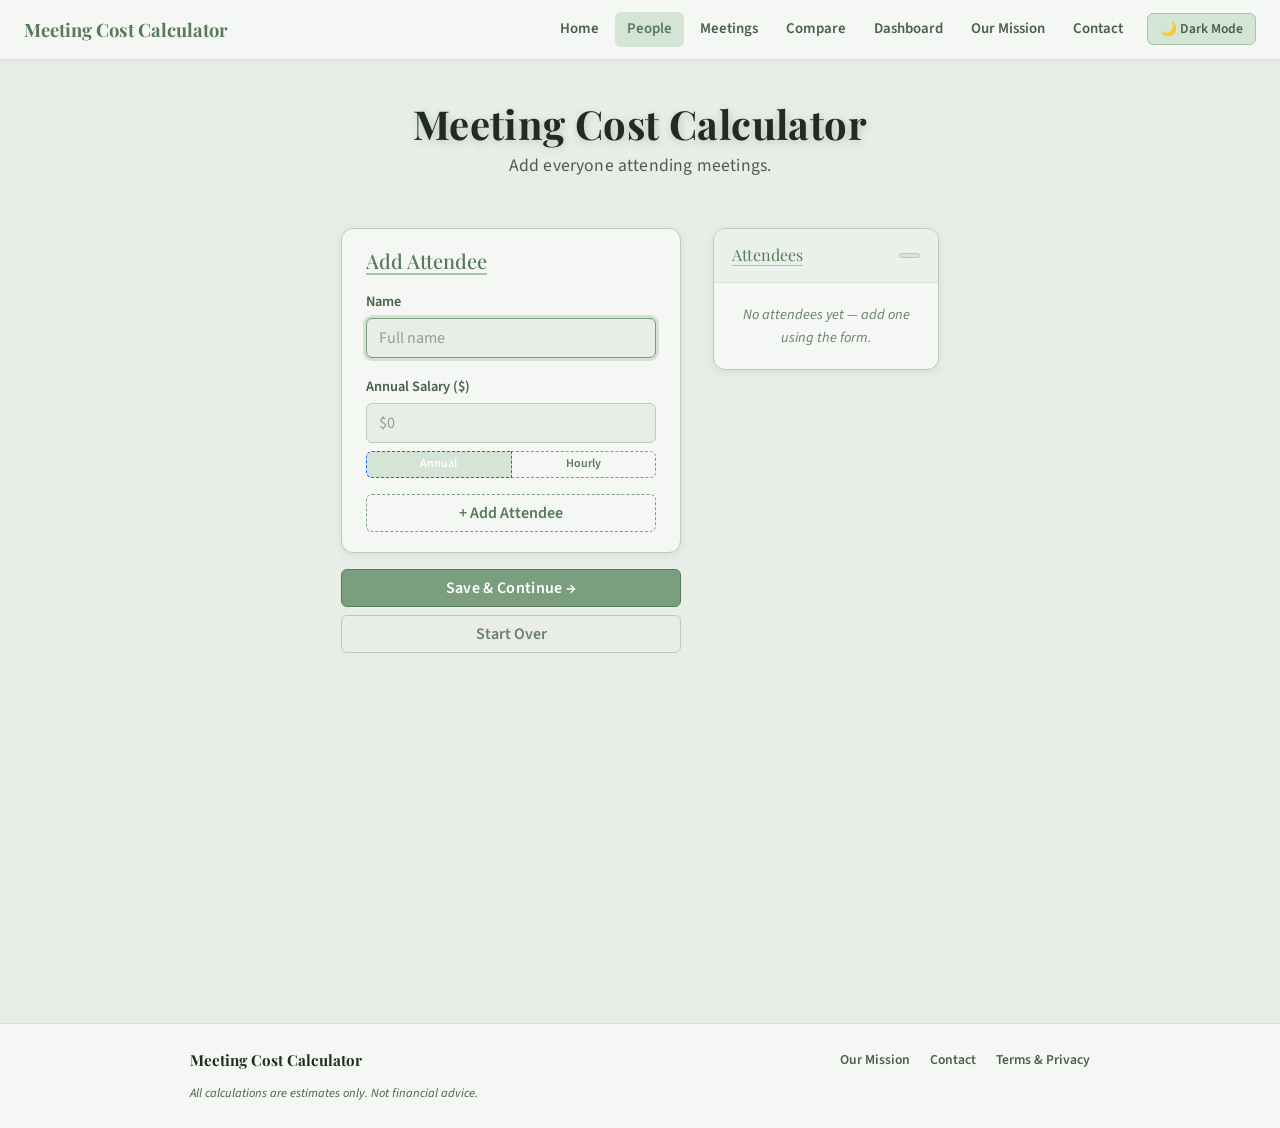
<file: people.html>
<!doctype html>
<html lang="en">
  <head>
    <meta charset="UTF-8" />
    <meta name="viewport" content="width=device-width, initial-scale=1.0" />
    <title>People — Meeting Cost Calculator</title>
    <link
      href="https://cdn.jsdelivr.net/npm/bootstrap@5.3.0/dist/css/bootstrap.min.css"
      rel="stylesheet"
    />
    <link
      href="https://fonts.googleapis.com/css2?family=Playfair+Display:wght@600;700&family=Source+Sans+3:wght@400;600&display=swap"
      rel="stylesheet"
    />
    <link href="styles.css" rel="stylesheet" />
    <script>
      const t = localStorage.getItem("theme");
      if (t) document.documentElement.setAttribute("data-theme", t);
    </script>
  </head>

  <body class="content-layout">
    <div class="people-page-header">
      <h1 class="header londrina-shadow-regular mb-1">
        Meeting Cost Calculator
      </h1>
      <p class="header mb-0">Add everyone attending meetings.</p>
    </div>

    <div class="people-split-layout">
      <!-- ============ LEFT — Add Attendee form ============ -->
      <div class="people-left-panel">
        <div class="card add-person-card mb-3">
          <div class="card-body">
            <h5 class="subheader mb-3">Add Attendee</h5>

            <div class="mb-3">
              <label class="form-label description" for="add-name">Name</label>
              <input
                type="text"
                class="form-control"
                id="add-name"
                placeholder="Full name"
                onkeydown="if (event.key === 'Enter') addPersonFromForm();"
                oninput="this.classList.remove('is-invalid')"
              />
              <div class="invalid-feedback">Please enter a name.</div>
            </div>

            <div class="mb-3">
              <label
                class="form-label description"
                id="add-salary-label"
                for="add-salary"
                >Annual Salary ($)</label
              >
              <input
                type="text"
                class="form-control"
                id="add-salary"
                placeholder="$0"
                data-raw-value=""
                oninput="formatSalaryInput(this)"
                onkeydown="if (event.key === 'Enter') addPersonFromForm();"
              />
              <div class="invalid-feedback">Please enter a salary.</div>
              <div class="salary-type-btns btn-group btn-group-sm mt-2 w-100">
                <input
                  type="radio"
                  class="btn-check"
                  name="add-salaryType"
                  id="add-annual"
                  value="annual"
                  checked
                  onchange="updateAddFormLabels('annual')"
                />
                <label class="btn btn-outline-primary" for="add-annual"
                  >Annual</label
                >
                <input
                  type="radio"
                  class="btn-check"
                  name="add-salaryType"
                  id="add-hourly"
                  value="hourly"
                  onchange="updateAddFormLabels('hourly')"
                />
                <label class="btn btn-outline-primary" for="add-hourly"
                  >Hourly</label
                >
              </div>
            </div>

            <button
              class="btn btn-outline-primary w-100"
              onclick="addPersonFromForm()"
            >
              + Add Attendee
            </button>
          </div>
        </div>

        <button class="btn btn-primary w-100 mb-2" onclick="submitForm()">
          Save &amp; Continue &rarr;
        </button>
        <button class="btn btn-outline-secondary w-100" onclick="resetForm()">
          Start Over
        </button>
      </div>

      <!-- ============ RIGHT — Attendees list ============ -->
      <div class="people-right-panel">
        <div class="people-list-card card">
          <div class="card-body p-0">
            <div class="people-list-header">
              <span class="subheader">Attendees</span>
              <span class="people-count-badge" id="people-count-badge"></span>
            </div>

            <div id="people-list-empty" class="people-list-empty">
              No attendees yet — add one using the form.
            </div>

            <div id="people-list"></div>
          </div>
        </div>
      </div>
    </div>

    <!-- ===================== EDIT PERSON MODAL ===================== -->
    <div
      class="modal fade"
      id="editPersonModal"
      tabindex="-1"
      aria-labelledby="editPersonModalLabel"
      aria-hidden="true"
    >
      <div class="modal-dialog modal-dialog-centered">
        <div class="modal-content edit-modal-content">
          <div class="modal-header edit-modal-header">
            <h5 class="modal-title subheader mb-0" id="editPersonModalLabel">
              Edit Attendee
            </h5>
            <button
              type="button"
              class="btn-close"
              data-bs-dismiss="modal"
              aria-label="Close"
            ></button>
          </div>
          <div class="modal-body">
            <input type="hidden" id="edit-person-index" />
            <div class="row g-3">
              <div class="col-sm-6">
                <label class="form-label description" for="edit-person-name"
                  >Name</label
                >
                <input
                  type="text"
                  class="form-control"
                  id="edit-person-name"
                  placeholder="Full name"
                  oninput="this.classList.remove('is-invalid')"
                  onkeydown="if (event.key === 'Enter') saveEditPerson();"
                />
                <div class="invalid-feedback">Please enter a name.</div>
              </div>
              <div class="col-sm-6">
                <label
                  class="form-label description"
                  id="edit-salary-label"
                  for="edit-person-salary"
                  >Annual Salary ($)</label
                >
                <input
                  type="text"
                  class="form-control"
                  id="edit-person-salary"
                  placeholder="$0"
                  data-raw-value=""
                  oninput="formatSalaryInput(this)"
                  onkeydown="if (event.key === 'Enter') saveEditPerson();"
                />
                <div class="invalid-feedback">Please enter a salary.</div>
                <div class="salary-type-btns btn-group btn-group-sm mt-2 w-100">
                  <input
                    type="radio"
                    class="btn-check"
                    name="edit-salaryType"
                    id="edit-annual"
                    value="annual"
                    checked
                    onchange="updateEditFormLabels('annual')"
                  />
                  <label class="btn btn-outline-primary" for="edit-annual"
                    >Annual</label
                  >
                  <input
                    type="radio"
                    class="btn-check"
                    name="edit-salaryType"
                    id="edit-hourly"
                    value="hourly"
                    onchange="updateEditFormLabels('hourly')"
                  />
                  <label class="btn btn-outline-primary" for="edit-hourly"
                    >Hourly</label
                  >
                </div>
              </div>
            </div>
          </div>
          <div class="modal-footer edit-modal-footer">
            <button
              type="button"
              class="btn btn-outline-secondary"
              data-bs-dismiss="modal"
            >
              Cancel
            </button>
            <button
              type="button"
              class="btn btn-primary"
              onclick="saveEditPerson()"
            >
              Save Changes
            </button>
          </div>
        </div>
      </div>
    </div>

    <script src="https://cdn.jsdelivr.net/npm/bootstrap@5.3.0/dist/js/bootstrap.bundle.min.js"></script>
    <script src="shared.js"></script>
    <script src="navbar.js"></script>
    <script src="persons.js"></script>
    <script src="footer.js"></script>
  </body>
</html>
</file>
<file: styles.css>
/* ============================================================
   styles.css — Sage green theme with light/dark mode support
   Uses CSS variables for easy theming. Respects the user's
   browser/OS preference by default via prefers-color-scheme,
   and also supports a manual toggle via data-theme attribute
   on the <html> element.
   ============================================================ */

/* ------------------------------------------------------------
   Google Font import — Playfair Display for headings,
   Source Sans 3 for body text
   ------------------------------------------------------------ */
@import url("https://fonts.googleapis.com/css2?family=Playfair+Display:wght@600;700&family=Source+Sans+3:wght@400;600&display=swap");

/* ------------------------------------------------------------
   Light mode CSS variables (default)
   ------------------------------------------------------------ */
:root {
  --bg-page: #e8ede8;
  --bg-card: #f4f7f4;
  --bg-card-inner: #eaf0ea;
  --border: #b8ccb8;
  --text-primary: #1e2d1e;
  --text-secondary: #4a5e4a;
  --text-muted: #6b806b;

  /* Sage green palette */
  --sage: #7a9e7e;
  --sage-dark: #567a5a;
  --sage-light: #a8c5ab;
  --sage-subtle: #d4e4d5;

  /* Accent — warm terracotta for CTAs and highlights */
  --accent: #c17f5a;
  --accent-dark: #9e6240;
  --accent-light: #d9a484;

  /* Danger */
  --danger: #b85c5c;
  --danger-hover: #983d3d;

  /* Shadows */
  --shadow-sm: 0 2px 8px rgba(60, 80, 60, 0.1);
  --shadow-md: 0 4px 20px rgba(60, 80, 60, 0.14);

  /* Divider */
  --hr: #c5d8c5;

  /* Theme toggle icon */
  --toggle-icon: "☀️";
}

/* ------------------------------------------------------------
   Dark mode CSS variables — applied when:
   1. OS/browser is set to dark mode (prefers-color-scheme)
   2. OR the user has manually toggled via data-theme="dark"
   ------------------------------------------------------------ */
@media (prefers-color-scheme: dark) {
  :root:not([data-theme="light"]) {
    --bg-page: #1a231a;
    --bg-card: #22302a;
    --bg-card-inner: #1e2b22;
    --border: #3a5040;
    --text-primary: #e8f0e8; /* near-white with green tint — passes WCAG AAA */
    --text-secondary: #b8d0b8; /* light sage — passes WCAG AA (4.7:1 on bg-card) */
    --text-muted: #8faa8f; /* muted sage — passes WCAG AA (3.1:1, used for placeholders only) */
    --sage: #7a9e7e;
    --sage-dark: #c0dbc2; /* flipped to light sage for dark bg — passes WCAG AA (6.2:1) */
    --sage-light: #6a8f6e; /* darker for decorative underlines so they don't overpower */
    --sage-subtle: #2a3d2e;
    --accent: #d9a484; /* lightened terracotta — passes WCAG AA on dark bg */
    --accent-dark: #e8b899;
    --accent-light: #c17f5a;
    --danger: #e08080; /* lightened danger — passes WCAG AA */
    --danger-hover: #c47070;
    --shadow-sm: 0 2px 8px rgba(0, 0, 0, 0.35);
    --shadow-md: 0 4px 20px rgba(0, 0, 0, 0.45);
    --hr: #3a5040;
  }
}

/* Manual dark override (via JS toggle) */
[data-theme="dark"] {
  --bg-page: #1a231a;
  --bg-card: #22302a;
  --bg-card-inner: #1e2b22;
  --border: #3a5040;
  --text-primary: #e8f0e8; /* near-white with green tint — passes WCAG AAA */
  --text-secondary: #b8d0b8; /* light sage — passes WCAG AA (4.7:1 on bg-card) */
  --text-muted: #8faa8f; /* muted sage — passes WCAG AA (3.1:1, used for placeholders only) */
  --sage: #7a9e7e;
  --sage-dark: #c0dbc2; /* flipped to light sage for dark bg — passes WCAG AA (6.2:1) */
  --sage-light: #6a8f6e; /* darker for decorative underlines so they don't overpower */
  --sage-subtle: #2a3d2e;
  --accent: #d9a484; /* lightened terracotta — passes WCAG AA on dark bg */
  --accent-dark: #e8b899;
  --accent-light: #c17f5a;
  --danger: #e08080; /* lightened danger — passes WCAG AA */
  --danger-hover: #c47070;
  --shadow-sm: 0 2px 8px rgba(0, 0, 0, 0.35);
  --shadow-md: 0 4px 20px rgba(0, 0, 0, 0.45);
  --hr: #3a5040;
}

/* Manual light override (via JS toggle) */
[data-theme="light"] {
  --bg-page: #e8ede8;
  --bg-card: #f4f7f4;
  --bg-card-inner: #eaf0ea;
  --border: #b8ccb8;
  --text-primary: #1e2d1e;
  --text-secondary: #4a5e4a;
  --text-muted: #6b806b;
  --sage: #7a9e7e;
  --sage-dark: #567a5a;
  --sage-light: #a8c5ab;
  --sage-subtle: #d4e4d5;
  --accent: #c17f5a;
  --accent-dark: #9e6240;
  --accent-light: #d9a484;
  --danger: #b85c5c;
  --danger-hover: #983d3d;
  --shadow-sm: 0 2px 8px rgba(60, 80, 60, 0.1);
  --shadow-md: 0 4px 20px rgba(60, 80, 60, 0.14);
  --hr: #c5d8c5;
}

/* ------------------------------------------------------------
   Base styles
   ------------------------------------------------------------ */
*,
*::before,
*::after {
  box-sizing: border-box;
}

html {
  transition:
    background-color 0.3s ease,
    color 0.3s ease;
}

body {
  background-color: var(--bg-page);
  color: var(--text-primary);
  font-family: "Source Sans 3", sans-serif;
  font-size: 1rem;
  line-height: 1.6;
  min-height: 100vh;
  transition:
    background-color 0.3s ease,
    color 0.3s ease;
}

/* ------------------------------------------------------------
   Theme toggle button — fixed top-right corner
   ------------------------------------------------------------ */
.theme-toggle {
  position: fixed;
  top: 1rem;
  right: 1rem;
  background: var(--bg-card);
  border: 1px solid var(--border);
  border-radius: 50px;
  padding: 0.35rem 0.85rem;
  font-size: 0.85rem;
  font-family: "Source Sans 3", sans-serif;
  color: var(--text-secondary);
  cursor: pointer;
  box-shadow: var(--shadow-sm);
  transition:
    background 0.2s,
    border-color 0.2s,
    color 0.2s;
  z-index: 1000;
}

.theme-toggle:hover {
  background: var(--sage-subtle);
  border-color: var(--sage);
  color: var(--sage-dark);
}

/* ------------------------------------------------------------
   Typography
   ------------------------------------------------------------ */
.header {
  font-family: "Playfair Display", serif;
  text-align: center;
  color: var(--text-primary);
  text-shadow: 1px 2px 8px rgba(0, 0, 0, 0.18);
  letter-spacing: 0.01em;
}

p.header {
  font-size: 1.1rem;
  color: var(--text-secondary);
  font-family: "Source Sans 3", sans-serif;
  text-shadow: none;
}

.londrina-shadow-regular {
  font-family: "Playfair Display", serif;
  font-weight: 700;
}

.subheader {
  font-family: "Playfair Display", serif;
  color: var(--sage-dark);
  text-decoration: underline;
  text-decoration-color: var(--sage-light);
  text-underline-offset: 4px;
  text-shadow: none;
}

.description {
  font-size: 1rem;
  color: var(--text-secondary);
}

.blue {
  text-shadow: 1px 2px 6px rgba(60, 100, 180, 0.5);
}
.green {
  text-shadow: 1px 2px 6px rgba(60, 140, 80, 0.5);
}
.yellow {
  text-shadow: 1px 2px 6px rgba(180, 160, 40, 0.5);
}
.red {
  text-shadow: 1px 2px 6px rgba(180, 60, 60, 0.5);
}

.reviewHeader {
  font-family: "Playfair Display", serif;
  text-align: center;
  text-decoration: underline;
  text-decoration-color: var(--sage-light);
  color: var(--text-primary);
}

/* ------------------------------------------------------------
   Cards
   ------------------------------------------------------------ */
.card {
  background-color: var(--bg-card);
  border: 1px solid var(--border);
  border-radius: 10px;
  box-shadow: var(--shadow-sm);
  margin: 1.5rem 0;
  transition:
    background-color 0.3s ease,
    border-color 0.3s ease;
}

.card-body {
  padding: 1.25rem 1.5rem;
}

/* Inner/nested card style (person rows) */
.card .card {
  background-color: var(--bg-card-inner);
  border-color: var(--border);
  box-shadow: none;
  margin: 0 0 1rem 0;
}

/* ------------------------------------------------------------
   Form controls
   ------------------------------------------------------------ */
.form-label {
  color: var(--text-secondary);
  font-weight: 600;
  font-size: 0.9rem;
  margin-bottom: 0.3rem;
}

.form-control {
  background-color: var(--bg-page);
  border: 1px solid var(--border);
  border-radius: 6px;
  color: var(--text-primary);
  font-family: "Source Sans 3", sans-serif;
  padding: 0.45rem 0.75rem;
  transition:
    border-color 0.2s,
    box-shadow 0.2s,
    background-color 0.3s;
}

.form-control:focus {
  background-color: var(--bg-page);
  border-color: var(--sage);
  box-shadow: 0 0 0 3px rgba(122, 158, 126, 0.25);
  color: var(--text-primary);
  outline: none;
}

.form-control::placeholder {
  color: var(--text-muted);
  opacity: 0.7;
}

/* Radio buttons */
.form-check-input {
  border-color: var(--border);
  background-color: var(--bg-page);
}

.form-check-input:checked {
  background-color: var(--sage);
  border-color: var(--sage-dark);
}

.form-check-input:focus {
  box-shadow: 0 0 0 3px rgba(122, 158, 126, 0.25);
  border-color: var(--sage);
}

.form-check-label {
  color: var(--text-secondary);
}

/* ------------------------------------------------------------
   Buttons — override Bootstrap with our palette
   ------------------------------------------------------------ */

/* Primary button — sage green */
.btn-primary {
  --bs-btn-bg: var(--sage);
  --bs-btn-border-color: var(--sage-dark);
  --bs-btn-hover-bg: var(--sage-dark);
  --bs-btn-hover-border-color: var(--sage-dark);
  --bs-btn-active-bg: var(--sage-dark);
  --bs-btn-color: #fff;
  --bs-btn-hover-color: #fff;
  font-family: "Source Sans 3", sans-serif;
  font-weight: 600;
  letter-spacing: 0.02em;
  border-radius: 6px;
  transition:
    background-color 0.2s,
    border-color 0.2s,
    box-shadow 0.2s;
}

.btn-primary:focus {
  box-shadow: 0 0 0 3px rgba(122, 158, 126, 0.35);
}

/* Outline primary — sage border */
.btn-outline-primary {
  --bs-btn-color: var(--sage-dark);
  --bs-btn-border-color: var(--sage);
  --bs-btn-hover-bg: var(--sage-subtle);
  --bs-btn-hover-color: var(--sage-dark);
  --bs-btn-hover-border-color: var(--sage-dark);
  --bs-btn-active-bg: var(--sage-subtle);
  font-family: "Source Sans 3", sans-serif;
  font-weight: 600;
  border-style: dashed;
  border-radius: 6px;
}

/* Outline secondary — muted for "Back" button */
.btn-outline-secondary {
  --bs-btn-color: var(--text-muted);
  --bs-btn-border-color: var(--border);
  --bs-btn-hover-bg: var(--bg-card-inner);
  --bs-btn-hover-color: var(--text-secondary);
  --bs-btn-hover-border-color: var(--text-muted);
  font-family: "Source Sans 3", sans-serif;
  font-weight: 600;
  border-radius: 6px;
}

/* Outline danger — remove button */
.btn-outline-danger {
  --bs-btn-color: var(--danger);
  --bs-btn-border-color: var(--danger);
  --bs-btn-hover-bg: var(--danger);
  --bs-btn-hover-color: #fff;
  --bs-btn-hover-border-color: var(--danger-hover);
  font-family: "Source Sans 3", sans-serif;
  font-size: 0.8rem;
  font-weight: 600;
  border-radius: 6px;
}

/* ------------------------------------------------------------
   Tables — override Bootstrap's hardcoded white table background
   so it inherits the card background instead.
   ------------------------------------------------------------ */
.table {
  color: var(--text-primary);
  border-color: var(--border);
  --bs-table-bg: transparent;
  --bs-table-striped-bg: transparent;
  --bs-table-hover-bg: var(--sage-subtle);
  --bs-table-border-color: var(--border);
  --bs-table-color: var(--text-primary);
}

.table-borderless td,
.table-borderless th {
  border: none;
  padding: 0.5rem 0.6rem;
}

.table thead th {
  color: var(--sage-dark);
  font-family: "Playfair Display", serif;
  font-size: 0.9rem;
  border-bottom: 2px solid var(--sage-light);
}

.table tbody tr {
  border-bottom: 1px solid var(--border);
  transition: background-color 0.15s;
}

.table tbody tr:hover {
  background-color: var(--sage-subtle);
}

.table tbody tr:last-child {
  border-bottom: none;
}

/* ------------------------------------------------------------
   Divider
   ------------------------------------------------------------ */
hr {
  border: none;
  border-top: 1px solid var(--hr);
  margin: 1rem 0;
}

/* ------------------------------------------------------------
   Result total output
   ------------------------------------------------------------ */
#result-output {
  font-family: "Playfair Display", serif;
  font-size: 1.15rem;
  font-weight: 600;
  color: var(--accent);
}

/* ------------------------------------------------------------
   List group (used elsewhere in the project)
   ------------------------------------------------------------ */
.list-group-item {
  background-color: transparent;
  border-color: var(--border);
  color: var(--text-secondary);
}

/* ------------------------------------------------------------
   Card image (used elsewhere in the project)
   ------------------------------------------------------------ */
.card-img-top {
  height: 200px;
  object-fit: cover;
  border-radius: 10px 10px 0 0;
}

/* ------------------------------------------------------------
   Smooth transitions for theme switching
   ------------------------------------------------------------ */
.card,
.form-control,
.btn,
.table,
body,
input,
label {
  transition:
    background-color 0.3s ease,
    border-color 0.3s ease,
    color 0.3s ease;
}

/* ------------------------------------------------------------
   Dark mode: override Bootstrap internal CSS variables so
   tables, borders, and other Bootstrap components theme
   correctly. Bootstrap reads these vars directly.
   ------------------------------------------------------------ */
[data-theme="dark"],
@media (prefers-color-scheme: dark) {
  :root:not([data-theme="light"]) {
  }
}

/* Applied to both manual dark and OS dark */
[data-theme="dark"] body,
[data-theme="dark"] .table,
[data-theme="dark"] .card,
[data-theme="dark"] .form-control,
[data-theme="dark"] .form-check-input {
  --bs-body-bg: var(--bg-page);
  --bs-body-color: var(--text-primary);
  --bs-border-color: var(--border);
  --bs-table-bg: transparent;
  --bs-table-color: var(--text-primary);
  --bs-table-border-color: var(--border);
  color-scheme: dark;
}

@media (prefers-color-scheme: dark) {
  :root:not([data-theme="light"]) body,
  :root:not([data-theme="light"]) .table,
  :root:not([data-theme="light"]) .card,
  :root:not([data-theme="light"]) .form-control,
  :root:not([data-theme="light"]) .form-check-input {
    --bs-body-bg: var(--bg-page);
    --bs-body-color: var(--text-primary);
    --bs-border-color: var(--border);
    --bs-table-bg: transparent;
    --bs-table-color: var(--text-primary);
    --bs-table-border-color: var(--border);
    color-scheme: dark;
  }
}

/* ------------------------------------------------------------
   Number input spinner arrows — color-scheme tells the browser
   to render native controls (spinners, scrollbars, checkboxes)
   in light or dark style to match our theme.
   ------------------------------------------------------------ */
[data-theme="light"] input[type="number"],
[data-theme="light"] input[type="text"],
[data-theme="light"] body {
  color-scheme: light;
}

[data-theme="dark"] input[type="number"],
[data-theme="dark"] input[type="text"],
[data-theme="dark"] body {
  color-scheme: dark;
}

@media (prefers-color-scheme: dark) {
  :root:not([data-theme="light"]) input[type="number"],
  :root:not([data-theme="light"]) input[type="text"],
  :root:not([data-theme="light"]) body {
    color-scheme: dark;
  }
}

/* ------------------------------------------------------------
   Table — force background and text in dark mode since
   Bootstrap sets explicit backgrounds on tr/td elements
   ------------------------------------------------------------ */
[data-theme="dark"] .table > :not(caption) > * > *,
[data-theme="dark"] .table tbody,
[data-theme="dark"] .table thead {
  background-color: transparent;
  color: var(--text-primary);
  border-color: var(--border);
}

@media (prefers-color-scheme: dark) {
  :root:not([data-theme="light"]) .table > :not(caption) > * > *,
  :root:not([data-theme="light"]) .table tbody,
  :root:not([data-theme="light"]) .table thead {
    background-color: transparent;
    color: var(--text-primary);
    border-color: var(--border);
  }
}

/* ============================================================
   Two-column breakdown layout (breakdown.html)
   Left panel: fixed-width form. Right panel: scrollable cards.
   ============================================================ */

/* Full-viewport flex container — no page-level scroll */
.breakdown-layout {
  display: flex;
  height: 100vh;
  overflow: hidden;
}

/* ---- Left panel ---- */
.left-panel {
  width: 360px;
  min-width: 300px;
  flex-shrink: 0;
  overflow-y: auto;
  padding: 4.5rem 1.25rem 1.5rem; /* top padding clears the fixed theme toggle */
  border-right: 1px solid var(--border);
  background-color: var(--bg-page);
  transition:
    background-color 0.3s ease,
    border-color 0.3s ease;
}

/* ---- Right panel ---- */
.right-panel {
  flex: 1;
  overflow-y: auto;
  padding: 4.5rem 1.75rem 1.5rem; /* top padding clears the fixed theme toggle */
  background-color: var(--bg-page);
  transition: background-color 0.3s ease;
}

/* ---- Back link ---- */
.back-link {
  display: inline-block;
  margin-bottom: 1rem;
  color: var(--text-muted);
  text-decoration: none;
  font-size: 0.9rem;
  transition: color 0.2s;
}

.back-link:hover {
  color: var(--sage-dark);
}

/* ---- People summary list ---- */
.people-summary-item {
  padding: 0.3rem 0;
  border-bottom: 1px solid var(--border);
}

.people-summary-item:last-child {
  border-bottom: none;
}

/* ---- Meeting cards in right panel ---- */
.meeting-card {
  margin-bottom: 1.25rem;
}

/* Meeting detail subtitle (duration/recurrence info) */
.meeting-detail-text {
  font-size: 0.85rem;
  color: var(--text-muted);
  margin-bottom: 0.75rem;
}

/* Total cost line at the bottom of each meeting card */
.meeting-total {
  font-family: "Playfair Display", serif;
  font-size: 1.05rem;
  font-weight: 600;
  color: var(--accent);
}

/* ---- Empty state (no meetings added yet) ---- */
.empty-state {
  display: flex;
  flex-direction: column;
  align-items: center;
  justify-content: center;
  min-height: 40vh;
  opacity: 0.6;
}

/* ---- Responsive: stack columns on small screens ---- */
@media (max-width: 768px) {
  .breakdown-layout {
    flex-direction: column;
    height: auto;
    overflow: auto;
  }

  .left-panel {
    width: 100%;
    min-width: 0;
    border-right: none;
    border-bottom: 1px solid var(--border);
    padding-top: 4rem;
  }

  .right-panel {
    padding-top: 1.5rem;
  }
}

/* ============================================================
   Person row toggle styles (breakdown.html)
   Rows are clickable to include/exclude a person from a
   meeting's cost. Excluded rows are dimmed and struck through.
   ============================================================ */

/* All person rows are clickable */
.person-row {
  cursor: pointer;
  transition:
    background-color 0.15s,
    opacity 0.2s;
  user-select: none; /* prevent text selection on rapid clicks */
}

/* Included person — normal style with a subtle hover */
.person-included:hover {
  background-color: var(--sage-subtle);
}

/* Excluded person — dimmed, struck through */
.person-excluded {
  opacity: 0.45;
}

.person-excluded td {
  text-decoration: line-through;
}

.person-excluded:hover {
  opacity: 0.65;
  background-color: var(--sage-subtle);
}

/* Small checkmark / cross indicator before the person's name */
.person-toggle-indicator {
  display: inline-block;
  width: 1.1rem;
  font-size: 0.75rem;
  font-weight: 700;
  color: var(--sage-dark);
  margin-right: 0.25rem;
}

.person-excluded .person-toggle-indicator {
  color: var(--danger);
}

/* Subtle hint text above the table */
.person-toggle-hint {
  font-size: 0.78rem;
  color: var(--text-muted);
  margin-bottom: 0.5rem;
}

/* Note shown below the total when people are excluded */
.excluded-note {
  font-size: 0.8rem;
  color: var(--text-muted);
  margin-top: 0.35rem;
  margin-bottom: 0;
}

/* ============================================================
   Accordion styles — left panel and meeting cards
   ============================================================ */

/* Override Bootstrap accordion background/border to match theme */
.accordion-item {
  background-color: var(--bg-card);
  border-color: var(--border);
  color: var(--text-primary);
}

.accordion-button {
  background-color: var(--bg-card);
  color: var(--sage-dark);
  font-family: "Playfair Display", serif;
  font-size: 1rem;
  font-weight: 600;
  border-bottom: 1px solid var(--border);
  box-shadow: none;
}

.accordion-button:not(.collapsed) {
  background-color: var(--sage-subtle);
  color: var(--sage-dark);
  box-shadow: none;
}

.accordion-button:focus {
  box-shadow: 0 0 0 3px rgba(122, 158, 126, 0.25);
}

/* Recolor the Bootstrap accordion chevron to match sage theme.
   Uses an inline SVG so we can swap colors per theme. */
.accordion-button::after {
  background-image: url("data:image/svg+xml,%3csvg xmlns='http://www.w3.org/2000/svg' viewBox='0 0 16 16' fill='%23567a5a'%3e%3cpath fill-rule='evenodd' d='M1.646 4.646a.5.5 0 0 1 .708 0L8 10.293l5.646-5.647a.5.5 0 0 1 .708.708l-6 6a.5.5 0 0 1-.708 0l-6-6a.5.5 0 0 1 0-.708z'/%3e%3c/svg%3e");
}

/* Brighter arrow in dark mode for visibility */
[data-theme="dark"] .accordion-button::after {
  background-image: url("data:image/svg+xml,%3csvg xmlns='http://www.w3.org/2000/svg' viewBox='0 0 16 16' fill='%23c0dbc2'%3e%3cpath fill-rule='evenodd' d='M1.646 4.646a.5.5 0 0 1 .708 0L8 10.293l5.646-5.647a.5.5 0 0 1 .708.708l-6 6a.5.5 0 0 1-.708 0l-6-6a.5.5 0 0 1 0-.708z'/%3e%3c/svg%3e");
}

@media (prefers-color-scheme: dark) {
  :root:not([data-theme="light"]) .accordion-button::after {
    background-image: url("data:image/svg+xml,%3csvg xmlns='http://www.w3.org/2000/svg' viewBox='0 0 16 16' fill='%23c0dbc2'%3e%3cpath fill-rule='evenodd' d='M1.646 4.646a.5.5 0 0 1 .708 0L8 10.293l5.646-5.647a.5.5 0 0 1 .708.708l-6 6a.5.5 0 0 1-.708 0l-6-6a.5.5 0 0 1 0-.708z'/%3e%3c/svg%3e");
  }
}

.accordion-body {
  background-color: var(--bg-card);
  color: var(--text-primary);
  padding: 1rem 1.25rem;
}

/* ---- Left panel accordion — flush style ---- */
.accordion-flush .accordion-item {
  border-radius: 10px;
  margin-bottom: 0.75rem;
  overflow: hidden;
  border: 1px solid var(--border);
}

/* ---- Meeting accordion items in right panel ---- */
.meeting-accordion-item {
  border-radius: 10px !important;
  margin-bottom: 1rem;
  overflow: hidden;
  border: 1px solid var(--border) !important;
}

/* Meeting accordion button layout: title+detail on left, remove on right */
.meeting-accordion-btn {
  display: flex;
  align-items: center;
  justify-content: space-between;
  gap: 0.5rem;
  padding-right: 0.75rem;
}

/* Push the Bootstrap chevron before the remove button */
.meeting-accordion-btn::after {
  order: 1;
  flex-shrink: 0;
  margin-left: auto;
}

.meeting-accordion-label {
  display: flex;
  flex-direction: column;
  align-items: flex-start;
  flex: 1;
  min-width: 0;
}

.meeting-accordion-title {
  font-family: "Playfair Display", serif;
  font-size: 1rem;
  font-weight: 600;
  white-space: nowrap;
  overflow: hidden;
  text-overflow: ellipsis;
}

.meeting-accordion-detail {
  font-family: "Source Sans 3", sans-serif;
  font-size: 0.78rem;
  color: var(--text-muted);
  font-weight: 400;
  margin-top: 0.1rem;
}

/* Remove button inside accordion header */
.meeting-accordion-remove {
  order: 2;
  flex-shrink: 0;
  font-size: 0.75rem;
  padding: 0.2rem 0.5rem;
  /* Prevent accordion chevron rotation from animating this element */
  pointer-events: all;
}

/* ============================================================
   Total cost banner and two-column meeting grid
   ============================================================ */

/* Total cost banner — shown above meetings when 2+ exist */
.total-cost-banner {
  display: flex;
  align-items: baseline;
  gap: 0.6rem;
  background-color: var(--sage-subtle);
  border: 1px solid var(--sage-light);
  border-radius: 8px;
  padding: 0.65rem 1rem;
  transition:
    background-color 0.3s ease,
    border-color 0.3s ease;
}

.total-cost-label {
  font-family: "Source Sans 3", sans-serif;
  font-size: 0.9rem;
  font-weight: 600;
  color: var(--text-secondary);
}

.total-cost-value {
  font-family: "Playfair Display", serif;
  font-size: 1.15rem;
  font-weight: 700;
  color: var(--accent);
}

/* Two-column grid removed per user preference */

/* ============================================================
   Polish improvements
   ============================================================ */

/* ---- Fade-in animation for new meeting cards ---- */
@keyframes fadeSlideIn {
  from {
    opacity: 0;
    transform: translateY(10px);
  }
  to {
    opacity: 1;
    transform: translateY(0);
  }
}

.meeting-accordion-item {
  animation: fadeSlideIn 0.2s ease forwards;
}

/* ---- Nicer scrollbar in both panels ---- */
.left-panel::-webkit-scrollbar,
.right-panel::-webkit-scrollbar {
  width: 6px;
}

.left-panel::-webkit-scrollbar-track,
.right-panel::-webkit-scrollbar-track {
  background: transparent;
}

.left-panel::-webkit-scrollbar-thumb,
.right-panel::-webkit-scrollbar-thumb {
  background: var(--sage-light);
  border-radius: 99px;
}

/* ---- Improve meeting total line — slightly larger and spaced ---- */
.meeting-total {
  font-size: 1.1rem;
  padding-top: 0.25rem;
}

/* ---- Zebra striping removed per user preference ---- */

/* ---- Tighten up the people summary list spacing ---- */
.people-summary-item {
  padding: 0.4rem 0;
}

/* ---- Slightly bolder meeting accordion title ---- */
.meeting-accordion-title {
  font-size: 1.05rem;
}

/* ---- Pill badge on recurring meetings in the header ---- */
.meeting-recurring-badge {
  display: inline-block;
  font-family: "Source Sans 3", sans-serif;
  font-size: 0.68rem;
  font-weight: 600;
  text-transform: uppercase;
  letter-spacing: 0.06em;
  background-color: var(--sage-subtle);
  color: var(--sage-dark);
  border: 1px solid var(--sage-light);
  border-radius: 99px;
  padding: 0.1rem 0.5rem;
  margin-left: 0.4rem;
  vertical-align: middle;
}

/* ---- Total cost banner — left accent bar with rounded corners ---- */
.total-cost-banner {
  border-left: 4px solid var(--sage);
  border-top: none;
  border-right: none;
  border-bottom: none;
  border-radius: 8px;
}

/* ---- Person toggle hint — italic for a softer feel ---- */
.person-toggle-hint {
  font-style: italic;
}

/* ---- Add a focus ring to person rows for keyboard accessibility ---- */
.person-row:focus-visible {
  outline: 2px solid var(--sage);
  outline-offset: -2px;
}

/* ---- Empty state illustration feel ---- */
.empty-state p {
  font-size: 1rem;
  line-height: 1.8;
}

/* ---- Back link arrow animation on hover ---- */
.back-link {
  transition:
    color 0.2s,
    transform 0.2s;
  display: inline-flex;
  align-items: center;
  gap: 0.25rem;
}

.back-link:hover {
  transform: translateX(-3px);
}

/* ---- Softer card shadow on hover in right panel ---- */
.meeting-accordion-item:hover {
  box-shadow: var(--shadow-md);
  transition: box-shadow 0.2s ease;
}

/* ---- Meeting total preview in collapsed accordion header ---- */
.meeting-accordion-total {
  font-family: "Playfair Display", serif;
  font-weight: 600;
  color: var(--accent);
}

/* ============================================================
   ADDITIONS — navbar, pages, footer, polish, dark mode fixes
   ============================================================ */

/* Hide the old fixed theme toggle — replaced by navbar button */
.theme-toggle {
  display: none;
}

/* ---- Navbar ---- */
.site-nav {
  background-color: var(--bg-card);
  border-bottom: 1px solid var(--sage-subtle);
  padding: 0.6rem 0;
  position: sticky;
  top: 0;
  z-index: 100;
  box-shadow: 0 1px 6px rgba(0, 0, 0, 0.06);
}

.site-nav-brand {
  font-family: "Playfair Display", serif;
  font-weight: 700;
  font-size: 1.15rem;
  color: var(--sage-dark) !important;
  text-decoration: none;
}

.site-nav-link {
  font-family: "Source Sans 3", sans-serif;
  font-size: 0.93rem;
  font-weight: 600;
  color: var(--text-secondary) !important;
  border-radius: 6px;
  padding: 0.35rem 0.75rem !important;
  transition:
    background 0.15s,
    color 0.15s;
  text-decoration: none;
}

.site-nav-link:hover {
  background-color: var(--sage-subtle);
  color: var(--text-primary) !important;
}

.site-nav-link.active {
  color: var(--sage-dark) !important;
  background-color: var(--sage-subtle);
}

.site-nav-toggler {
  border-color: var(--sage-light);
}

.site-nav-theme-btn {
  font-family: "Source Sans 3", sans-serif;
  font-size: 0.85rem;
  font-weight: 600;
  color: var(--text-secondary);
  background: var(--sage-subtle);
  border: 1px solid var(--sage-light);
  border-radius: 6px;
  padding: 0.3rem 0.75rem;
  transition:
    background 0.15s,
    color 0.15s;
  white-space: nowrap;
}

.site-nav-theme-btn:hover {
  background: var(--sage-light);
  color: var(--text-primary);
}

/* ---- Hamburger dark mode ---- */
[data-theme="dark"] .navbar-toggler-icon {
  background-image: url("data:image/svg+xml,%3csvg xmlns='http://www.w3.org/2000/svg' viewBox='0 0 30 30'%3e%3cpath stroke='%23a8c5ab' stroke-linecap='round' stroke-miterlimit='10' stroke-width='2' d='M4 7h22M4 15h22M4 23h22'/%3e%3c/svg%3e");
}

[data-theme="dark"] .site-nav-toggler {
  border-color: var(--sage-light);
}

@media (prefers-color-scheme: dark) {
  :root:not([data-theme="light"]) .navbar-toggler-icon {
    background-image: url("data:image/svg+xml,%3csvg xmlns='http://www.w3.org/2000/svg' viewBox='0 0 30 30'%3e%3cpath stroke='%23a8c5ab' stroke-linecap='round' stroke-miterlimit='10' stroke-width='2' d='M4 7h22M4 15h22M4 23h22'/%3e%3c/svg%3e");
  }
  :root:not([data-theme="light"]) .site-nav-toggler {
    border-color: var(--sage-light);
  }
}

/* ---- Breakdown layout — adjust for sticky navbar height ---- */
.breakdown-layout {
  display: flex;
  height: calc(100vh - 57px);
  overflow: hidden;
}

/* Reduce top padding on panels — no more fixed toggle to clear */
.left-panel {
  padding-top: 1.5rem;
}

.right-panel {
  padding-top: 1.5rem;
}

/* ---- Home page ---- */
.home-layout {
  display: flex;
  flex-direction: column;
  min-height: 100vh;
  background-color: var(--bg-page);
}

.home-hero {
  position: relative;
  overflow: hidden;
  padding: 6rem 2rem 5rem;
  text-align: center;
}

.home-hero-inner {
  position: relative;
  z-index: 1;
  max-width: 620px;
  margin: 0 auto;
}

.home-hero-eyebrow {
  font-family: "Source Sans 3", sans-serif;
  font-size: 0.85rem;
  font-weight: 600;
  text-transform: uppercase;
  letter-spacing: 0.12em;
  color: var(--sage-dark);
  margin-bottom: 1rem;
}

.home-hero-title {
  font-size: clamp(2.4rem, 6vw, 3.5rem);
  color: var(--text-primary);
  line-height: 1.15;
  margin-bottom: 1.25rem;
}

.home-hero-subtitle {
  font-family: "Source Sans 3", sans-serif;
  font-size: 1.1rem;
  color: var(--text-secondary);
  line-height: 1.7;
  max-width: 480px;
  margin: 0 auto 2rem;
}

.home-cta-btn {
  font-size: 1rem;
  padding: 0.75rem 2rem;
  border-radius: 8px;
}

.home-hero-blob {
  position: absolute;
  border-radius: 50%;
  filter: blur(60px);
  opacity: 0.25;
  pointer-events: none;
}

.home-hero-blob-1 {
  width: 400px;
  height: 400px;
  background: var(--sage);
  top: -100px;
  right: -80px;
}

.home-hero-blob-2 {
  width: 300px;
  height: 300px;
  background: var(--accent);
  bottom: -60px;
  left: -60px;
}

.home-features {
  flex: 1;
  padding: 1rem 2rem 5rem;
}

.home-features-grid {
  display: grid;
  grid-template-columns: repeat(auto-fit, minmax(280px, 1fr));
  gap: 1.5rem;
  max-width: 760px;
  margin: 0 auto;
}

.home-feature-card {
  background: var(--bg-card);
  border: 1px solid var(--sage-subtle);
  border-radius: 12px;
  padding: 2rem 1.75rem;
  text-decoration: none;
  display: flex;
  flex-direction: column;
  gap: 0.6rem;
  transition:
    box-shadow 0.2s,
    transform 0.2s;
}

.home-feature-card:hover {
  box-shadow: var(--shadow-md);
  transform: translateY(-3px);
}

.home-feature-icon {
  font-size: 2rem;
  line-height: 1;
}

.home-feature-title {
  font-family: "Playfair Display", serif;
  font-size: 1.3rem;
  font-weight: 700;
  color: var(--text-primary);
  margin: 0;
}

.home-feature-desc {
  color: var(--text-secondary);
  line-height: 1.65;
  flex: 1;
  margin: 0;
}

.home-feature-link {
  font-family: "Source Sans 3", sans-serif;
  font-size: 0.9rem;
  font-weight: 600;
  color: var(--sage-dark);
  margin-top: 0.5rem;
}

/* ---- Content pages (Mission, Contact, Legal) ---- */
.content-layout {
  display: flex;
  flex-direction: column;
  min-height: 100vh;
  background-color: var(--bg-page);
}

.content-page {
  flex: 1;
  max-width: 680px;
  margin: 0 auto;
  padding: 3.5rem 1.5rem 5rem;
}

.content-page-header {
  margin-bottom: 2.5rem;
  border-bottom: 2px solid var(--sage-subtle);
  padding-bottom: 1.5rem;
}

.content-section {
  margin-bottom: 2.25rem;
}

.content-section .subheader {
  margin-bottom: 0.6rem;
}

.content-section .description {
  line-height: 1.8;
  margin-bottom: 0.75rem;
}

.content-cta {
  margin-top: 3rem;
  padding-top: 2rem;
  border-top: 1px solid var(--sage-subtle);
  display: flex;
  align-items: center;
  gap: 1.25rem;
}

/* ---- People page wrapper ---- */
.people-page-wrapper {
  display: flex;
  justify-content: center;
  align-items: flex-start;
  padding: 3rem 1rem 5rem;
  flex: 1;
}

/* ---- Contact form ---- */
.contact-confirmation {
  display: flex;
  align-items: center;
  gap: 0.75rem;
  margin-top: 1.25rem;
  padding: 1rem 1.25rem;
  background: var(--sage-subtle);
  border-radius: 8px;
  border-left: 4px solid var(--sage);
}

.contact-confirmation-icon {
  font-size: 1.3rem;
  color: var(--sage-dark);
  font-weight: 700;
  flex-shrink: 0;
}

/* ---- Legal page ---- */
.legal-subheading {
  font-family: "Source Sans 3", sans-serif;
  font-size: 0.95rem;
  font-weight: 700;
  color: var(--text-primary);
  margin-top: 1.25rem;
  margin-bottom: 0.35rem;
}

.legal-divider {
  border-color: var(--sage-subtle);
  margin: 2.5rem 0;
}

/* ---- Footer ---- */
.site-footer {
  background-color: var(--bg-card);
  border-top: 1px solid var(--sage-subtle);
  padding: 1.5rem 2rem;
  margin-top: auto;
}

.site-footer-inner {
  max-width: 900px;
  margin: 0 auto;
  display: flex;
  flex-wrap: wrap;
  align-items: center;
  justify-content: space-between;
  gap: 0.75rem;
}

.site-footer-brand {
  font-family: "Playfair Display", serif;
  font-weight: 700;
  font-size: 0.95rem;
  color: var(--text-primary);
}

.site-footer-links {
  display: flex;
  gap: 1.25rem;
}

.site-footer-links a {
  font-family: "Source Sans 3", sans-serif;
  font-size: 0.85rem;
  font-weight: 600;
  color: var(--text-secondary);
  text-decoration: none;
  transition: color 0.15s;
}

.site-footer-links a:hover {
  color: var(--sage-dark);
}

.site-footer-note {
  font-family: "Source Sans 3", sans-serif;
  font-size: 0.78rem;
  color: var(--text-secondary);
  font-style: italic;
  width: 100%;
}

/* ---- Polish ---- */
@keyframes fadeSlideIn {
  from {
    opacity: 0;
    transform: translateY(10px);
  }
  to {
    opacity: 1;
    transform: translateY(0);
  }
}

.meeting-accordion-item {
  animation: fadeSlideIn 0.2s ease forwards;
}

.meeting-accordion-item:hover {
  box-shadow: var(--shadow-md);
  transition: box-shadow 0.2s ease;
}

.left-panel::-webkit-scrollbar,
.right-panel::-webkit-scrollbar {
  width: 6px;
}

.left-panel::-webkit-scrollbar-track,
.right-panel::-webkit-scrollbar-track {
  background: transparent;
}

.left-panel::-webkit-scrollbar-thumb,
.right-panel::-webkit-scrollbar-thumb {
  background: var(--sage-light);
  border-radius: 99px;
}

.meeting-total {
  font-size: 1.1rem;
  padding-top: 0.25rem;
}

.meeting-accordion-title {
  font-size: 1.05rem;
}

.meeting-recurring-badge {
  display: inline-block;
  font-family: "Source Sans 3", sans-serif;
  font-size: 0.68rem;
  font-weight: 600;
  text-transform: uppercase;
  letter-spacing: 0.06em;
  background-color: var(--sage-subtle);
  color: var(--sage-dark);
  border: 1px solid var(--sage-light);
  border-radius: 99px;
  padding: 0.1rem 0.5rem;
  margin-left: 0.4rem;
  vertical-align: middle;
}

.total-cost-banner {
  border-left: 4px solid var(--sage);
  border-top: none;
  border-right: none;
  border-bottom: none;
  border-radius: 8px;
}

.meeting-accordion-total {
  font-family: "Playfair Display", serif;
  font-weight: 600;
  color: var(--accent);
}

.person-toggle-hint {
  font-style: italic;
}

.person-row:focus-visible {
  outline: 2px solid var(--sage);
  outline-offset: -2px;
}

.back-link {
  transition:
    color 0.2s,
    transform 0.2s;
  display: inline-flex;
  align-items: center;
  gap: 0.25rem;
}

.back-link:hover {
  transform: translateX(-3px);
}

/* ---- Attended input ---- */
.attended-col {
  width: 80px;
  white-space: nowrap;
}

.attended-input {
  width: 54px;
  padding: 0.15rem 0.3rem;
  font-size: 0.82rem;
  font-family: "Source Sans 3", sans-serif;
  text-align: center;
  border: 1px solid var(--sage-light);
  border-radius: 4px;
  background: var(--bg-card-inner);
  color: var(--text-primary);
  -moz-appearance: textfield;
}

.attended-input:focus {
  outline: 2px solid var(--sage);
  outline-offset: 1px;
  border-color: var(--sage);
}

.attended-max {
  font-size: 0.78rem;
  color: var(--text-secondary);
  margin-left: 1px;
}

/* ---- Responsive ---- */
@media (max-width: 768px) {
  .breakdown-layout {
    height: auto;
    flex-direction: column;
    overflow: visible;
  }
  .left-panel {
    width: 100%;
    border-right: none;
    border-bottom: 1px solid var(--border);
    overflow-y: visible;
  }
  .right-panel {
    overflow-y: visible;
    padding-bottom: 3rem;
  }
  .home-hero {
    padding: 4rem 1.25rem 3rem;
  }
  .content-page {
    padding: 2rem 1.25rem 4rem;
  }
  .content-cta {
    flex-direction: column;
    align-items: flex-start;
  }
  .people-page-wrapper {
    padding: 2rem 1rem 4rem;
  }
  .site-footer-inner {
    flex-direction: column;
    align-items: flex-start;
  }
}

/* ---- Contact page link cards ---- */
.contact-links {
  display: flex;
  flex-direction: column;
  gap: 0.75rem;
  margin-top: 0.5rem;
}

.contact-link-card {
  display: flex;
  align-items: center;
  gap: 1rem;
  background: var(--bg-card);
  border: 1px solid var(--border);
  border-radius: 10px;
  padding: 1rem 1.25rem;
  text-decoration: none;
  transition:
    box-shadow 0.2s,
    transform 0.15s,
    border-color 0.2s;
}

.contact-link-card:hover {
  box-shadow: var(--shadow-md);
  transform: translateX(4px);
  border-color: var(--sage-light);
}

.contact-link-icon {
  font-size: 1.5rem;
  width: 2rem;
  text-align: center;
  flex-shrink: 0;
}

.contact-link-text {
  display: flex;
  flex-direction: column;
  flex: 1;
}

.contact-link-label {
  font-family: "Playfair Display", serif;
  font-size: 1rem;
  font-weight: 600;
  color: var(--text-primary);
}

.contact-link-value {
  font-family: "Source Sans 3", sans-serif;
  font-size: 0.85rem;
  color: var(--text-secondary);
  margin-top: 0.1rem;
}

.contact-link-arrow {
  font-size: 1rem;
  color: var(--sage-dark);
  flex-shrink: 0;
  transition: transform 0.15s;
}

.contact-link-card:hover .contact-link-arrow {
  transform: translateX(3px);
}

/* ---- Salary type toggle (people page) ---- */
.salary-type-toggle {
  display: flex;
  align-items: center;
  gap: 0.75rem;
}

.salary-type-label {
  font-size: 0.9rem;
  white-space: nowrap;
}

/* ---- Right panel header (heading + export button) ---- */
.right-panel-header {
  display: flex;
  align-items: center;
  justify-content: space-between;
  gap: 1rem;
}

/* ---- Meeting notes display in accordion body ---- */
.meeting-notes-text {
  font-family: "Source Sans 3", sans-serif;
  font-size: 0.88rem;
  color: var(--text-secondary);
  font-style: italic;
  background: var(--bg-card-inner);
  border-left: 3px solid var(--sage-light);
  border-radius: 0 6px 6px 0;
  padding: 0.5rem 0.75rem;
  margin-bottom: 0.75rem;
}

/* ---- Duplicate + Remove button group in accordion header ---- */
.meeting-accordion-actions {
  display: flex;
  gap: 0.35rem;
  align-items: center;
  order: 2;
  flex-shrink: 0;
}

.meeting-dup-btn {
  font-size: 0.75rem;
  padding: 0.2rem 0.5rem;
}

/* ---- Per-person salary type toggle ---- */
.salary-input-group {
  display: flex;
  flex-direction: column;
}

.salary-type-btns {
  width: 100%;
}

.salary-type-btns .btn {
  flex: 1;
  font-size: 0.75rem;
  padding: 0.2rem 0.4rem;
}

/* ---- Edit meeting button ---- */
.meeting-edit-btn {
  font-size: 0.75rem;
  padding: 0.2rem 0.5rem;
}

/* ---- Edit modal ---- */
.edit-modal-content {
  background-color: var(--bg-card);
  border: 1px solid var(--border);
  border-radius: 12px;
  color: var(--text-primary);
}

.edit-modal-header {
  border-bottom: 1px solid var(--sage-subtle);
  padding: 1.1rem 1.5rem;
}

.edit-modal-header .btn-close {
  filter: var(--bs-btn-close-filter, none);
}

[data-theme="dark"] .edit-modal-header .btn-close,
[data-theme="dark"] .modal .btn-close {
  filter: invert(1) grayscale(1);
}

@media (prefers-color-scheme: dark) {
  :root:not([data-theme="light"]) .edit-modal-header .btn-close,
  :root:not([data-theme="light"]) .modal .btn-close {
    filter: invert(1) grayscale(1);
  }
}

.edit-modal-footer {
  border-top: 1px solid var(--sage-subtle);
  padding: 1rem 1.5rem;
}

/* ---- Hourly rate suffix in breakdown table ---- */
.salary-rate-suffix {
  font-size: 0.75rem;
  color: var(--text-muted);
  margin-left: 1px;
}

/* ---- Meeting accordion header — flex row so action buttons
        sit outside the toggle button entirely ---- */
.meeting-accordion-header {
  display: flex;
  align-items: center;
}

.meeting-accordion-header .accordion-button {
  flex: 1;
  min-width: 0;
}

.meeting-accordion-header .meeting-accordion-actions {
  display: flex;
  gap: 0.35rem;
  align-items: center;
  flex-shrink: 0;
  padding: 0 0.75rem;
  order: unset;
}

/* ---- When accordion is open, extend the expanded background
        across the full header row including the action buttons ---- */
.meeting-accordion-header:has(.accordion-button:not(.collapsed)) {
  background-color: var(--sage-subtle);
  transition: background-color 0.2s;
}

.meeting-accordion-header:has(.accordion-button:not(.collapsed))
  .meeting-accordion-actions {
  background-color: var(--sage-subtle);
}

/* ================================================================
   People page — two-section redesign
   ================================================================ */

/* ---- Attendees list card ---- */
.people-list-card {
  border: 1px solid var(--border);
  border-radius: 12px;
  overflow: hidden;
}

.people-list-header {
  display: flex;
  align-items: center;
  justify-content: space-between;
  padding: 0.85rem 1.1rem;
  border-bottom: 1px solid var(--sage-subtle);
  background: var(--bg-card-inner, var(--sage-subtle));
}

.people-count-badge {
  font-family: "Source Sans 3", sans-serif;
  font-size: 0.78rem;
  color: var(--text-secondary);
  background: var(--sage-subtle);
  border: 1px solid var(--border);
  border-radius: 999px;
  padding: 0.1rem 0.6rem;
}

.people-list-empty {
  font-family: "Source Sans 3", sans-serif;
  font-size: 0.9rem;
  color: var(--text-muted);
  font-style: italic;
  text-align: center;
  padding: 1.25rem 1rem;
}

/* ---- Each person row ---- */
.person-list-row {
  display: flex;
  align-items: center;
  justify-content: space-between;
  padding: 0.65rem 1.1rem;
  border-bottom: 1px solid var(--sage-subtle);
  transition: background 0.15s;
}

.person-list-row:last-child {
  border-bottom: none;
}

.person-list-row:hover {
  background: var(--bg-hover, rgba(0, 0, 0, 0.03));
}

[data-theme="dark"] .person-list-row:hover {
  background: rgba(255, 255, 255, 0.04);
}

.person-list-info {
  display: flex;
  flex-direction: column;
  gap: 0.1rem;
  min-width: 0;
}

.person-list-name {
  font-family: "Source Sans 3", sans-serif;
  font-weight: 600;
  font-size: 0.95rem;
  color: var(--text-primary);
  white-space: nowrap;
  overflow: hidden;
  text-overflow: ellipsis;
}

.person-list-salary {
  font-family: "Source Sans 3", sans-serif;
  font-size: 0.82rem;
  color: var(--text-secondary);
}

.person-list-type {
  font-size: 0.75rem;
  color: var(--text-muted);
  margin-left: 1px;
}

.person-list-actions {
  display: flex;
  gap: 0.4rem;
  flex-shrink: 0;
  margin-left: 1rem;
}

.person-list-actions .btn {
  font-size: 0.78rem;
  padding: 0.2rem 0.55rem;
}

/* ---- Add person card ---- */
.add-person-card {
  border: 1px solid var(--border);
  border-radius: 12px;
}

/* ================================================================
   People page — two-column split layout
   ================================================================ */
.people-split-layout {
  display: flex;
  gap: 2rem;
  min-height: calc(100vh - 57px);
  padding: 2.5rem 2rem 4rem;
  max-width: 1000px;
  margin: 0 auto;
  box-sizing: border-box;
  align-items: flex-start;
}

.people-left-panel {
  flex: 0 0 340px;
  min-width: 0;
  position: sticky;
  top: calc(57px + 1.5rem);
}

.people-right-panel {
  flex: 1;
  min-width: 0;
}

/* Right panel list scrolls independently when it gets long */
.people-right-panel .people-list-card {
  max-height: calc(100vh - 57px - 5rem);
  overflow-y: auto;
}

/* Stack on small screens */
@media (max-width: 720px) {
  .people-split-layout {
    flex-direction: column;
    padding: 1.5rem 1rem 4rem;
  }

  .people-left-panel {
    flex: none;
    width: 100%;
    position: static;
  }

  .people-right-panel {
    width: 100%;
  }

  .people-right-panel .people-list-card {
    max-height: none;
  }
}

/* Override the old wrapper so it doesn't interfere */
.people-page-wrapper {
  display: block;
  padding: 0;
}

/* ---- People page — header above split layout ---- */
.people-page-header {
  max-width: 1000px;
  margin: 0 auto;
  padding: 2.5rem 2rem 0;
}

.people-split-layout {
  padding-top: 1.5rem;
}

/* ---- Mobile: fix accordion header overlap ---- */
@media (max-width: 576px) {
  .meeting-accordion-header {
    flex-wrap: wrap;
  }

  .meeting-accordion-header .accordion-button {
    min-width: 0;
    padding-right: 0.5rem;
  }

  .meeting-accordion-title {
    white-space: normal;
    word-break: break-word;
    font-size: 0.9rem;
    padding-right: 0.25rem;
  }

  .meeting-accordion-total {
    display: block;
    margin-left: 0;
    margin-top: 0.15rem;
    font-size: 0.8rem;
  }

  .meeting-accordion-header .meeting-accordion-actions {
    padding: 0.4rem 0.5rem 0.5rem;
    width: 100%;
    justify-content: flex-end;
    border-top: 1px solid var(--sage-subtle);
  }

  .meeting-accordion-header:has(.accordion-button:not(.collapsed))
    .meeting-accordion-actions {
    border-top-color: transparent;
  }
}

/* ================================================================
   Compare page — meeting list view
   ================================================================ */

.compare-list-view {
  display: flex;
  flex-direction: column;
  min-height: calc(100vh - 57px);
  padding: 2.5rem 2rem 5rem;
}

.compare-list-inner {
  max-width: 900px;
  margin: 0 auto;
  width: 100%;
}

.compare-list-header {
  margin-bottom: 2rem;
}

.compare-meeting-grid {
  display: grid;
  grid-template-columns: repeat(auto-fill, minmax(260px, 1fr));
  gap: 1rem;
}

/* Meeting select cards */
.cmp-meeting-card {
  cursor: pointer;
  border: 1px solid var(--border);
  border-radius: 12px;
  transition:
    transform 0.15s,
    box-shadow 0.15s,
    border-color 0.15s;
}

.cmp-meeting-card:hover {
  transform: translateY(-2px);
  box-shadow: 0 6px 20px rgba(0, 0, 0, 0.1);
  border-color: var(--sage-mid);
}

[data-theme="dark"] .cmp-meeting-card:hover {
  box-shadow: 0 6px 20px rgba(0, 0, 0, 0.35);
}

.cmp-card-top {
  display: flex;
  align-items: center;
  gap: 0.5rem;
  flex-wrap: wrap;
  margin-bottom: 0.3rem;
}

.cmp-card-name {
  font-size: 1rem;
}

.cmp-card-badge {
  font-family: "Source Sans 3", sans-serif;
  font-size: 0.72rem;
  font-weight: 600;
  padding: 0.15rem 0.5rem;
  border-radius: 999px;
}

.cmp-badge-recurring {
  background: var(--sage-subtle);
  color: var(--sage-dark);
  border: 1px solid var(--sage-light);
}

.cmp-badge-onetime {
  background: transparent;
  color: var(--text-muted);
  border: 1px solid var(--border);
}

.cmp-card-detail {
  font-size: 0.82rem;
  color: var(--text-secondary);
  margin-bottom: 0.6rem;
}

.cmp-card-cost {
  font-family: "Playfair Display", serif;
  font-size: 1.5rem;
  font-weight: 700;
  color: var(--text-primary);
  line-height: 1.1;
}

.cmp-card-period {
  font-size: 0.75rem;
  color: var(--text-muted);
  margin-top: 0.1rem;
}

.cmp-card-notes {
  font-family: "Source Sans 3", sans-serif;
  font-size: 0.8rem;
  color: var(--text-muted);
  font-style: italic;
  margin-top: 0.5rem;
  padding-top: 0.5rem;
  border-top: 1px solid var(--sage-subtle);
  max-height: 3.6em;
  overflow: hidden;
  position: relative;
  cursor: pointer;
  transition: max-height 0.25s ease;
}

.cmp-card-notes.expanded {
  max-height: 200px;
  overflow-y: auto;
}

.cmp-card-notes:not(.expanded)::after {
  content: "";
  position: absolute;
  bottom: 0;
  left: 0;
  right: 0;
  height: 1.2em;
  background: linear-gradient(transparent, var(--bg-card));
  pointer-events: none;
}

/* Empty state */
.compare-empty {
  flex-direction: column;
  align-items: center;
  justify-content: center;
  padding: 4rem 1rem;
  text-align: center;
  gap: 0.75rem;
}

.compare-empty-icon {
  font-size: 2.5rem;
}

.compare-empty-text {
  font-family: "Source Sans 3", sans-serif;
  color: var(--text-muted);
  margin: 0;
}

/* ================================================================
   Compare page — detail / comparison view
   ================================================================ */

.compare-detail-view {
  flex-direction: column;
  min-height: calc(100vh - 57px);
}

/* Top bar */
.compare-topbar {
  display: flex;
  align-items: center;
  justify-content: space-between;
  padding: 0.85rem 1.5rem;
  border-bottom: 1px solid var(--sage-subtle);
  background: var(--bg-card);
  position: sticky;
  top: 57px;
  z-index: 10;
}

.compare-topbar-title {
  position: absolute;
  left: 0;
  right: 0;
  top: 50%;
  transform: translateY(-50%);
  font-size: 1rem;
  text-align: center;
  pointer-events: none;
  padding: 0 160px;
  white-space: nowrap;
  overflow: hidden;
  text-overflow: ellipsis;
}

/* Three-column layout */
.compare-panels {
  display: grid;
  grid-template-columns: 1fr 280px 1fr;
  gap: 0;
  flex: 1;
  align-items: stretch;
  padding: 1.5rem;
  max-width: 1100px;
  margin: 0 auto;
  width: 100%;
  box-sizing: border-box;
}

/* Left / Right panels */
.compare-panel {
  background: var(--bg-card);
  border: 1px solid var(--border);
  border-radius: 12px;
  padding: 1.25rem;
  min-width: 0;
  display: flex;
  flex-direction: column;
}

.compare-panel-original {
  border-right: none;
  border-radius: 12px 0 0 12px;
}

.compare-panel-scenario {
  border-left: none;
  border-radius: 0 12px 12px 0;
}

/* Panel labels */
.compare-panel-label {
  font-family: "Source Sans 3", sans-serif;
  font-size: 0.72rem;
  font-weight: 700;
  text-transform: uppercase;
  letter-spacing: 0.08em;
  margin-bottom: 0.75rem;
  padding: 0.2rem 0.6rem;
  border-radius: 999px;
  display: inline-block;
}

.compare-panel-label-original {
  background: var(--sage-subtle);
  color: var(--sage-dark);
  border: 1px solid var(--sage-light);
}

.compare-panel-label-scenario {
  background: var(--accent-subtle, #e8f4fd);
  color: var(--accent-dark, #1a6b9a);
  border: 1px solid var(--accent-border, #aad4f0);
}

[data-theme="dark"] .compare-panel-label-scenario {
  background: rgba(100, 180, 240, 0.12);
  color: #7ecaf5;
  border-color: rgba(100, 180, 240, 0.25);
}

/* Meta pills (duration, recurrence) */
.compare-panel-meta {
  display: flex;
  gap: 0.4rem;
  flex-wrap: wrap;
  margin-bottom: 1rem;
}

.cmp-meta-pill {
  font-family: "Source Sans 3", sans-serif;
  font-size: 0.78rem;
  color: var(--text-secondary);
  background: var(--bg-card-inner, var(--sage-subtle));
  border: 1px solid var(--border);
  border-radius: 999px;
  padding: 0.15rem 0.6rem;
}

/* Big cost number */
.compare-cost-display {
  margin-bottom: 1.25rem;
}

.cmp-cost-number {
  font-family: "Playfair Display", serif;
  font-size: 2rem;
  font-weight: 700;
  color: var(--text-primary);
  line-height: 1.1;
}

.cmp-cost-label {
  font-family: "Source Sans 3", sans-serif;
  font-size: 0.78rem;
  color: var(--text-muted);
  margin-top: 0.15rem;
}

/* Breakdown table */
.cmp-table {
  font-size: 0.85rem;
}

.cmp-table thead th {
  font-size: 0.75rem;
  padding-bottom: 0.4rem;
}

.cmp-row-excluded td {
  opacity: 0.45;
}

.cmp-excluded-badge {
  font-size: 0.68rem;
  background: var(--sage-subtle);
  color: var(--text-muted);
  border-radius: 4px;
  padding: 0.05rem 0.35rem;
  margin-right: 0.3rem;
  vertical-align: middle;
}

/* Controls column */
.compare-controls-col {
  padding: 0 1rem;
}

.compare-controls-card {
  border: 1px solid var(--border);
  border-radius: 12px;
  position: sticky;
  top: calc(57px + 57px + 1.5rem);
}

/* Attendee toggle rows */
.cmp-attendees-list {
  display: flex;
  flex-direction: column;
  gap: 0.35rem;
}

.cmp-attendee-row {
  display: flex;
  align-items: center;
  gap: 0.5rem;
  padding: 0.45rem 0.6rem;
  border-radius: 8px;
  border: 1px solid var(--border);
  cursor: pointer;
  transition:
    background 0.12s,
    border-color 0.12s;
  background: var(--bg-card);
  font-family: "Source Sans 3", sans-serif;
  font-size: 0.85rem;
  user-select: none;
}

.cmp-attendee-row:hover {
  background: var(--sage-subtle);
  border-color: var(--sage-light);
}

.cmp-attendee-excluded {
  opacity: 0.5;
  background: transparent;
}

.cmp-attendee-indicator {
  font-size: 0.75rem;
  width: 14px;
  text-align: center;
  flex-shrink: 0;
  color: var(--text-muted);
}

.cmp-attendee-name {
  flex: 1;
  min-width: 0;
  overflow: hidden;
  text-overflow: ellipsis;
  white-space: nowrap;
  color: var(--text-primary);
  font-weight: 600;
}

.cmp-attendee-salary {
  font-size: 0.75rem;
  color: var(--text-muted);
  flex-shrink: 0;
}

/* Savings banner */
.compare-savings-banner {
  display: flex;
  align-items: center;
  justify-content: center;
  padding: 0.85rem 1.5rem;
  font-family: "Source Sans 3", sans-serif;
  font-size: 0.95rem;
  margin: 0 1.5rem 1.5rem;
  border-radius: 10px;
  max-width: 1100px;
  margin-left: auto;
  margin-right: auto;
}

.compare-savings-positive {
  background: var(--sage-subtle);
  color: var(--sage-dark);
  border: 1px solid var(--sage-light);
}

.compare-savings-negative {
  background: #fff3cd;
  color: #7d5a00;
  border: 1px solid #ffc107;
}

[data-theme="dark"] .compare-savings-negative {
  background: rgba(255, 193, 7, 0.12);
  color: #ffc107;
  border-color: rgba(255, 193, 7, 0.3);
}

/* ---- Responsive ---- */
@media (max-width: 768px) {
  .compare-panels {
    grid-template-columns: 1fr;
    padding: 1rem;
    gap: 1rem;
  }

  .compare-panel-original {
    border-radius: 12px;
    border: 1px solid var(--border);
  }

  .compare-panel-scenario {
    border-radius: 12px;
    border: 1px solid var(--border);
  }

  .compare-controls-col {
    padding: 0;
  }

  .compare-controls-card {
    position: static;
  }

  .compare-topbar-title {
    font-size: 0.85rem;
  }

  .cmp-cost-number {
    font-size: 1.5rem;
  }
}

/* ================================================================
   Compare page — fixes: card height, panel alignment, topbar title
   ================================================================ */

/* ---- Cap card height so long notes don't balloon the card ---- */
.cmp-meeting-card .card-body {
  display: flex;
  flex-direction: column;
}

.cmp-card-notes {
  max-height: 2.8em; /* ~2 lines collapsed */
  line-height: 1.4;
}

.cmp-card-notes.expanded {
  max-height: 120px;
  overflow-y: auto;
}

/* ---- Equal-height panels: stretch the grid rows and fill each panel ---- */
.compare-panels {
  align-items: stretch;
}

.compare-panel {
  display: flex;
  flex-direction: column;
}

/* The breakdown table sits in a scrollable flex child so it grows to fill
   remaining panel height rather than pushing the panel taller */
.compare-breakdown-table {
  flex: 1;
  overflow-y: auto;
  min-height: 80px;
  max-height: 340px;
}

/* Controls column — also stretches so its card can fill the height */
.compare-controls-col {
  display: flex;
  flex-direction: column;
}

.compare-controls-col .compare-controls-card {
  flex: 1;
}

.compare-controls-card .card-body {
  display: flex;
  flex-direction: column;
}

/* Attendees list scrolls if many people */
.cmp-attendees-list {
  flex: 1;
  overflow-y: auto;
  max-height: 220px;
}

/* ---- Topbar: make it position:relative so absolute title is anchored ---- */
.compare-topbar {
  position: sticky;
  top: 57px;
  z-index: 10;
}

/* Ensure the title is truly centred relative to the topbar width */
.compare-topbar {
  position: sticky; /* already set above, just keeping together */
}

/* Wrap left/right in a relative container so absolute title centres on the bar */
.compare-topbar {
  position: sticky;
}

.compare-topbar-title {
  position: absolute;
  left: 0;
  right: 0;
  text-align: center;
  pointer-events: none;
  padding: 0 160px; /* keeps title from overlapping the back button */
  white-space: nowrap;
  overflow: hidden;
  text-overflow: ellipsis;
  font-size: 1rem;
  top: 50%;
  transform: translateY(-50%);
}

/* ---- Savings banner — updated layout with apply button ---- */
.compare-savings-content {
  display: flex;
  align-items: center;
  gap: 0.6rem;
  flex-wrap: wrap;
  justify-content: center;
  width: 100%;
}

.compare-savings-divider {
  opacity: 0.4;
}

.compare-savings-cta {
  font-family: "Source Sans 3", sans-serif;
  display: flex;
  align-items: center;
  gap: 0.5rem;
}

.compare-apply-btn {
  font-family: "Source Sans 3", sans-serif;
  font-size: 0.82rem;
  font-weight: 600;
  padding: 0.2rem 0.75rem;
  border-radius: 6px;
  border: 1.5px solid currentColor;
  background: transparent;
  cursor: pointer;
  transition:
    background 0.15s,
    color 0.15s;
}

.compare-savings-positive .compare-apply-btn {
  color: var(--sage-dark);
  border-color: var(--sage-dark);
}

.compare-savings-positive .compare-apply-btn:hover {
  background: var(--sage-dark);
  color: #fff;
}

.compare-savings-negative .compare-apply-btn {
  color: #7d5a00;
  border-color: #7d5a00;
}

.compare-savings-negative .compare-apply-btn:hover {
  background: #7d5a00;
  color: #fff;
}

[data-theme="dark"] .compare-savings-negative .compare-apply-btn {
  color: #ffc107;
  border-color: #ffc107;
}

[data-theme="dark"] .compare-savings-negative .compare-apply-btn:hover {
  background: #ffc107;
  color: #000;
}

.compare-savings-neutral {
  background: var(--bg-card-inner, var(--sage-subtle));
  color: var(--text-secondary);
  border: 1px solid var(--border);
}

.compare-savings-neutral .compare-apply-btn {
  color: var(--text-secondary);
  border-color: var(--text-secondary);
}

.compare-savings-neutral .compare-apply-btn:hover {
  background: var(--text-secondary);
  color: var(--bg-card);
}

/* ---- People list — two column grid ---- */
#people-list {
  display: grid;
  grid-template-columns: 1fr 1fr;
}

#people-list .person-list-row {
  border-bottom: 1px solid var(--sage-subtle);
  border-right: none;
}

/* Right column rows get a left border to act as column divider */
#people-list .person-list-row:nth-child(even) {
  border-left: 1px solid var(--sage-subtle);
}

/* Remove bottom border from the last two rows */
#people-list .person-list-row:nth-last-child(-n + 2) {
  border-bottom: none;
}

/* If there's an odd number, the last row (in left col) also loses its border */
#people-list .person-list-row:last-child {
  border-bottom: none;
}

/* Stack back to one column on narrow right panels */
@media (max-width: 720px) {
  #people-list {
    grid-template-columns: 1fr;
  }

  #people-list .person-list-row:nth-child(even) {
    border-left: none;
  }

  #people-list .person-list-row:nth-last-child(-n + 2) {
    border-bottom: 1px solid var(--sage-subtle);
  }

  #people-list .person-list-row:last-child {
    border-bottom: none;
  }
}

/* ================================================================
   Dashboard page
   ================================================================ */

.dashboard-layout {
  display: flex;
  gap: 2rem;
  min-height: calc(100vh - 57px);
  padding: 2.5rem 2rem 5rem;
  max-width: 1280px;
  width: 100%;
  margin: 0 auto;
  align-items: flex-start;
  box-sizing: border-box;
}

/* ---- Sidebar ---- */
.dashboard-sidebar {
  flex: 0 0 400px;
  max-width: 400px;
  min-width: 0;
  position: sticky;
  top: calc(57px + 1.5rem);
}

.dashboard-main {
  flex: 1;
  min-width: 0;
  max-width: 100%;
}

.dashboard-filter-card {
  border: 1px solid var(--border);
  border-radius: 12px;
  overflow: hidden;
}

.dashboard-filter-header {
  display: flex;
  align-items: center;
  justify-content: space-between;
  padding: 0.75rem 1rem;
  border-bottom: 1px solid var(--sage-subtle);
  background: var(--bg-card-inner, var(--sage-subtle));
}

.dashboard-toggle-all-btn {
  font-size: 0.78rem;
  color: var(--text-muted);
  text-decoration: none;
  padding: 0;
}

.dashboard-filter-row {
  display: flex;
  align-items: center;
  gap: 0.5rem;
  padding: 0.6rem 1rem;
  border-bottom: 1px solid var(--sage-subtle);
  cursor: pointer;
  transition: background 0.12s;
  font-family: "Source Sans 3", sans-serif;
  font-size: 0.85rem;
}

.dashboard-filter-row:last-child {
  border-bottom: none;
}
.dashboard-filter-row:hover {
  background: var(--sage-subtle);
}

.dashboard-filter-excluded {
  opacity: 0.45;
}

.dashboard-filter-check {
  font-size: 0.72rem;
  width: 14px;
  text-align: center;
  flex-shrink: 0;
  color: var(--text-muted);
}

.dashboard-filter-name {
  flex: 1;
  min-width: 0;
  overflow: hidden;
  text-overflow: ellipsis;
  white-space: nowrap;
  color: var(--text-primary);
  font-weight: 600;
}

.dashboard-filter-cost {
  font-size: 0.75rem;
  color: var(--text-muted);
  flex-shrink: 0;
}

/* ---- Main area ---- */
.dashboard-main {
  flex: 1;
  min-width: 0;
}

/* ---- Stat cards ---- */
.dashboard-stat-row {
  display: grid;
  grid-template-columns: repeat(3, 1fr);
  gap: 1rem;
  margin-bottom: 1.5rem;
}

.dashboard-stat-card {
  border: 1px solid var(--border);
  border-radius: 12px;
  padding: 1.1rem 1.25rem;
}

.dashboard-stat-label {
  font-family: "Source Sans 3", sans-serif;
  font-size: 0.75rem;
  font-weight: 700;
  text-transform: uppercase;
  letter-spacing: 0.06em;
  color: var(--text-muted);
  margin-bottom: 0.35rem;
}

.dashboard-stat-value {
  font-family: "Playfair Display", serif;
  font-size: 1.6rem;
  font-weight: 700;
  color: var(--text-primary);
  line-height: 1.1;
}

.dashboard-stat-value-sm {
  font-size: 1.1rem;
  line-height: 1.3;
}

.dashboard-stat-sub {
  font-family: "Source Sans 3", sans-serif;
  font-size: 0.78rem;
  color: var(--text-muted);
  margin-top: 0.2rem;
}

/* ---- Bar chart ---- */
.dashboard-chart-card,
.dashboard-table-card {
  border: 1px solid var(--border);
  border-radius: 12px;
}

.dashboard-chart {
  display: flex;
  flex-direction: column;
  gap: 0.65rem;
}

.dashboard-bar-row {
  display: grid;
  grid-template-columns: 160px 1fr 90px;
  align-items: center;
  gap: 0.75rem;
  transition: opacity 0.2s;
}

.dashboard-bar-excluded {
  opacity: 0.3;
}

.dashboard-bar-label {
  font-family: "Source Sans 3", sans-serif;
  font-size: 0.85rem;
  color: var(--text-primary);
  white-space: nowrap;
  overflow: hidden;
  text-overflow: ellipsis;
}

.dashboard-bar-track {
  height: 10px;
  background: var(--sage-subtle);
  border-radius: 999px;
  overflow: hidden;
}

.dashboard-bar-fill {
  height: 100%;
  background: var(--sage-dark);
  border-radius: 999px;
  min-width: 2px;
}

.dashboard-bar-value {
  font-family: "Source Sans 3", sans-serif;
  font-size: 0.82rem;
  color: var(--text-secondary);
  text-align: right;
}

/* ---- Table ---- */
.dashboard-table-header {
  padding: 0.75rem 1rem;
  border-bottom: 1px solid var(--sage-subtle);
  background: var(--bg-card-inner, var(--sage-subtle));
  border-radius: 12px 12px 0 0;
}

.dashboard-table thead th {
  font-size: 0.75rem;
  padding: 0.6rem 1rem;
  border-bottom: 1px solid var(--sage-subtle);
}

.dashboard-table tbody td {
  padding: 0.65rem 1rem;
  vertical-align: middle;
}

.dashboard-row-excluded {
  opacity: 0.35;
}

/* ---- Empty state ---- */
.dashboard-empty {
  flex-direction: column;
  align-items: center;
  justify-content: center;
  padding: 5rem 1rem;
  text-align: center;
  gap: 0.75rem;
}

.dashboard-empty-icon {
  font-size: 2.5rem;
}
.dashboard-empty-text {
  font-family: "Source Sans 3", sans-serif;
  color: var(--text-muted);
  margin: 0;
}

/* ---- Total cost banner — dashboard link ---- */
.total-cost-banner {
  align-items: center;
  gap: 0.75rem;
  flex-wrap: wrap;
}

.total-cost-dashboard-link {
  font-size: 0.82rem;
  color: var(--sage-dark);
  text-decoration: none;
  margin-left: auto;
  white-space: nowrap;
}

.total-cost-dashboard-link:hover {
  text-decoration: underline;
  color: var(--sage-dark);
}

/* ---- Responsive ---- */
@media (max-width: 768px) {
  .dashboard-layout {
    flex-direction: column;
    padding: 1rem 0.75rem 4rem;
    gap: 1rem;
    width: 100%;
    max-width: 100vw;
    overflow-x: hidden;
  }

  .dashboard-sidebar {
    flex: none;
    width: 100%;
    max-width: 100%;
    position: static;
  }

  .dashboard-main {
    width: 100%;
    max-width: 100%;
  }

  .dashboard-sidebar.filters-open,
  .dashboard-sidebar {
    display: block;
  }

  .dashboard-stat-row {
    grid-template-columns: 1fr;
  }

  .dashboard-bar-row {
    grid-template-columns: 90px 1fr 68px;
    gap: 0.4rem;
  }
}

/* ================================================================
   Undo toast
   ================================================================ */

.undo-toast {
  position: fixed;
  bottom: 1.5rem;
  left: 50%;
  transform: translateX(-50%) translateY(120%);
  display: flex;
  align-items: center;
  gap: 0.75rem;
  background: var(--bg-card);
  border: 1px solid var(--border);
  border-radius: 10px;
  padding: 0.65rem 1rem;
  box-shadow: 0 6px 24px rgba(0, 0, 0, 0.15);
  font-family: "Source Sans 3", sans-serif;
  font-size: 0.88rem;
  color: var(--text-primary);
  z-index: 1060;
  transition: transform 0.25s cubic-bezier(0.34, 1.56, 0.64, 1);
  white-space: nowrap;
}

[data-theme="dark"] .undo-toast {
  box-shadow: 0 6px 24px rgba(0, 0, 0, 0.45);
}

.undo-toast-visible {
  transform: translateX(-50%) translateY(0);
}

.undo-toast-btn {
  font-size: 0.82rem;
  font-weight: 700;
  color: var(--sage-dark);
  border: 1.5px solid var(--sage-dark);
  padding: 0.15rem 0.6rem;
  border-radius: 6px;
  background: transparent;
}

.undo-toast-btn:hover {
  background: var(--sage-dark);
  color: #fff;
}

.undo-toast-dismiss {
  font-size: 0.78rem;
  color: var(--text-muted);
  background: transparent;
  border: none;
  padding: 0.1rem 0.25rem;
}

/* ================================================================
   Meeting templates
   ================================================================ */

.template-btn-link {
  color: var(--sage-dark);
  text-decoration: none;
  font-size: 0.82rem;
}

.template-btn-link:hover {
  text-decoration: underline;
  color: var(--sage-dark);
}

.template-row {
  display: flex;
  align-items: center;
  justify-content: space-between;
  padding: 0.85rem 1.25rem;
  border-bottom: 1px solid var(--sage-subtle);
  cursor: pointer;
  transition: background 0.12s;
}

.template-row:last-child {
  border-bottom: none;
}

.template-row:hover {
  background: var(--sage-subtle);
}

.template-row-info {
  display: flex;
  flex-direction: column;
  gap: 0.15rem;
}

.template-row-name {
  font-family: "Source Sans 3", sans-serif;
  font-weight: 700;
  font-size: 0.92rem;
  color: var(--text-primary);
}

.template-row-meta {
  font-family: "Source Sans 3", sans-serif;
  font-size: 0.78rem;
  color: var(--text-muted);
}

.template-row-arrow {
  font-size: 0.9rem;
  color: var(--text-muted);
  transition: transform 0.15s;
}

.template-row:hover .template-row-arrow {
  transform: translateX(3px);
  color: var(--sage-dark);
}

/* ---- Fixed sessions badge ---- */
.cmp-badge-fixed {
  background: var(--bg-card-inner, #f0f4ff);
  color: #4a6fa5;
  border: 1px solid #b8cdf0;
}

[data-theme="dark"] .cmp-badge-fixed {
  background: rgba(100, 140, 220, 0.12);
  color: #8ab0e8;
  border-color: rgba(100, 140, 220, 0.3);
}

/* ---- Dashboard filter section label ---- */
.dashboard-filter-section-label {
  font-family: "Source Sans 3", sans-serif;
  font-size: 0.75rem;
  font-weight: 700;
  text-transform: uppercase;
  letter-spacing: 0.06em;
  color: var(--text-muted);
  display: block;
  margin-bottom: 0.6rem;
}

/* ---- Type filter checkboxes ---- */
.dashboard-type-filters {
  display: flex;
  flex-direction: column;
  gap: 0.45rem;
}

.dashboard-type-filters .form-check {
  display: flex;
  align-items: center;
  gap: 0.5rem;
  margin: 0;
  padding: 0;
}

.dashboard-type-filters .form-check-input {
  flex-shrink: 0;
  margin: 0;
}

.dashboard-type-filters .form-check-label {
  display: flex;
  align-items: center;
  cursor: pointer;
  margin: 0;
}

/* ---- Min cost input row ---- */
.dashboard-mincost-row {
  display: flex;
  align-items: center;
  gap: 0;
}

.dashboard-mincost-prefix {
  font-family: "Source Sans 3", sans-serif;
  font-size: 0.9rem;
  color: var(--text-secondary);
  background: var(--bg-card-inner, var(--sage-subtle));
  border: 1px solid var(--border);
  border-right: none;
  border-radius: 6px 0 0 6px;
  padding: 0.3rem 0.55rem;
  line-height: 1.5;
}

.dashboard-mincost-input {
  border-radius: 0 6px 6px 0 !important;
  flex: 1;
}

.dashboard-mincost-hint {
  font-size: 0.75rem;
  color: var(--text-muted);
  margin-top: 0.35rem;
}

/* ---- Filter list empty message ---- */
.dashboard-filter-empty {
  font-family: "Source Sans 3", sans-serif;
  font-size: 0.82rem;
  color: var(--text-muted);
  font-style: italic;
  padding: 0.85rem 1rem;
  text-align: center;
}

/* ================================================================
   Dashboard sidebar — two-column filter layout
   ================================================================ */

.dashboard-sidebar-title-row {
  display: flex;
  align-items: center;
  justify-content: space-between;
  margin-bottom: 1rem;
}

.dashboard-reset-btn {
  font-size: 0.78rem;
}

.dashboard-filters-row {
  display: flex;
  gap: 0.75rem;
  align-items: flex-start;
  width: 100%;
  min-width: 0;
}

.dashboard-filter-meetings {
  flex: 0 0 175px;
  min-width: 0;
}

.dashboard-filter-secondary {
  flex: 1;
  min-width: 0;
}

/* On narrow sidebar — always stack vertically since sidebar is full-width on mobile */
@media (max-width: 768px) {
  .dashboard-filters-row {
    flex-direction: column;
    width: 100%;
  }

  .dashboard-filter-meetings {
    flex: none;
    width: 100%;
    max-width: 100%;
  }

  .dashboard-filter-secondary {
    width: 100%;
    max-width: 100%;
  }
}

/* ---- Attendees count badge (breakdown left panel) ---- */
.left-panel-count-badge {
  font-family: "Source Sans 3", sans-serif;
  font-size: 0.78rem;
  color: var(--text-secondary);
  background: var(--sage-subtle);
  border: 1px solid var(--border);
  border-radius: 999px;
  padding: 0.1rem 0.6rem;
  margin-left: 0.4rem;
  vertical-align: middle;
}

/* ---- Breakdown empty state ---- */
.empty-state-icon {
  font-size: 2.2rem;
  margin-bottom: 0.4rem;
}

.empty-state-heading {
  font-family: "Playfair Display", serif;
  font-size: 1.15rem;
  font-weight: 600;
  color: var(--text-primary);
  margin-bottom: 0.3rem;
}

/* ================================================================
   Dashboard main header
   ================================================================ */
.dashboard-main-header {
  display: flex;
  align-items: center;
  justify-content: space-between;
}

/* ================================================================
   Print / PDF styles
   Applies when user hits Print or saves as PDF.
   ================================================================ */
@media print {
  /* ---- Global resets ---- */
  * {
    -webkit-print-color-adjust: exact !important;
    print-color-adjust: exact !important;
  }

  body {
    background: #fff !important;
    color: #1a1a1a !important;
  }

  /* ---- Hide non-content chrome ---- */
  #site-navbar,
  footer,
  .left-panel,
  .dashboard-sidebar,
  .undo-toast,
  .btn,
  .right-panel-header .d-flex,
  .dashboard-main-header .btn,
  .total-cost-dashboard-link,
  .template-btn-link,
  .meeting-accordion-actions,
  #total-cost-banner a,
  .modal {
    display: none !important;
  }

  /* ---- Breakdown page: full-width right panel ---- */
  .breakdown-layout {
    display: block !important;
    height: auto !important;
    overflow: visible !important;
    padding: 0 !important;
  }

  .right-panel {
    width: 100% !important;
    overflow: visible !important;
    padding: 0 !important;
  }

  .right-panel-header {
    display: flex !important;
    margin-bottom: 1rem !important;
  }

  /* Expand all meeting accordions for print */
  .accordion-collapse {
    display: block !important;
    height: auto !important;
  }

  .accordion-button::after {
    display: none !important;
  }

  .accordion-button {
    pointer-events: none;
    box-shadow: none !important;
  }

  /* ---- Dashboard page: hide sidebar, full-width main ---- */
  .dashboard-layout {
    display: block !important;
    padding: 0 !important;
  }

  .dashboard-main {
    width: 100% !important;
  }

  .dashboard-stat-row {
    grid-template-columns: repeat(3, 1fr) !important;
  }

  /* ---- Page breaks ---- */
  .dashboard-chart-card,
  .dashboard-table-card {
    page-break-inside: avoid;
    break-inside: avoid;
  }

  .accordion-item {
    page-break-inside: avoid;
    break-inside: avoid;
  }

  /* ---- Cards: flatten shadows for print ---- */
  .card,
  .accordion-item,
  .accordion-button {
    box-shadow: none !important;
    border-color: #ccc !important;
  }

  /* ---- Total cost banner ---- */
  #total-cost-banner {
    border: 1px solid #ccc !important;
    background: #f5f5f5 !important;
  }
}

/* ================================================================
   Dashboard mobile filter card
   ================================================================ */

/* Mobile card chrome — hidden on desktop */
.dashboard-mobile-filter-header {
  display: none;
}

/* Desktop title row — visible on desktop only */
.dashboard-sidebar-title-row {
  /* already defined above — no change needed for desktop */
}

@media (max-width: 768px) {
  /* Sidebar hidden by default on mobile */
  .dashboard-sidebar {
    display: none;
    width: 100%;
    max-width: 100%;
    position: static;
    flex: none;
    margin-bottom: 1rem;
  }

  /* Shown when toggled */
  .dashboard-sidebar.filters-open {
    display: block;
  }

  /* Wrap everything in a single card on mobile */
  .dashboard-mobile-filter-card {
    border: 1px solid var(--border);
    border-radius: 12px;
    overflow: hidden;
    background: var(--bg-card);
  }

  /* Show the mobile header (Filters label + Reset + Close) */
  .dashboard-mobile-filter-header {
    display: flex;
    align-items: center;
    justify-content: space-between;
    padding: 0.75rem 1rem;
    border-bottom: 1px solid var(--sage-subtle);
    background: var(--bg-card-inner, var(--sage-subtle));
  }

  /* Hide the desktop title row on mobile */
  .dashboard-sidebar-title-row {
    display: none !important;
  }

  /* Padding inside the card */
  .dashboard-mobile-filter-card > .dashboard-filters-row {
    padding: 0.75rem;
    gap: 0.75rem;
  }

  /* Remove card borders from inner cards — they're inside the outer card already */
  .dashboard-mobile-filter-card .dashboard-filter-card {
    border: none;
    border-radius: 0;
    box-shadow: none;
  }

  /* Add subtle dividers between sections instead */
  .dashboard-mobile-filter-card .dashboard-filter-meetings {
    border-bottom: 1px solid var(--sage-subtle) !important;
    border-radius: 0 !important;
    padding-bottom: 0.75rem;
    margin-bottom: 0;
  }

  .dashboard-mobile-filter-card
    .dashboard-filter-secondary
    .dashboard-filter-card:not(:last-child) {
    border-bottom: 1px solid var(--sage-subtle) !important;
    border-radius: 0 !important;
  }

  .dashboard-mobile-close-btn {
    font-size: 0.78rem;
    padding: 0.2rem 0.6rem;
  }
}

/* Mobile filter card reset button */
.dashboard-mobile-reset-btn {
  font-size: 0.78rem;
  color: var(--text-muted);
  text-decoration: none;
}
.dashboard-mobile-reset-btn:hover {
  color: var(--sage-dark);
}

/* ---- Tighter vertical spacing on mobile ---- */
@media (max-width: 768px) {
  .dashboard-main-header {
    margin-bottom: 1rem !important;
  }

  .dashboard-stat-row {
    margin-bottom: 0.75rem;
    gap: 0.5rem;
  }

  .dashboard-chart-card {
    margin-bottom: 0.75rem !important;
  }

  .dashboard-stat-card {
    padding: 0.75rem 1rem;
  }
}
</file>
